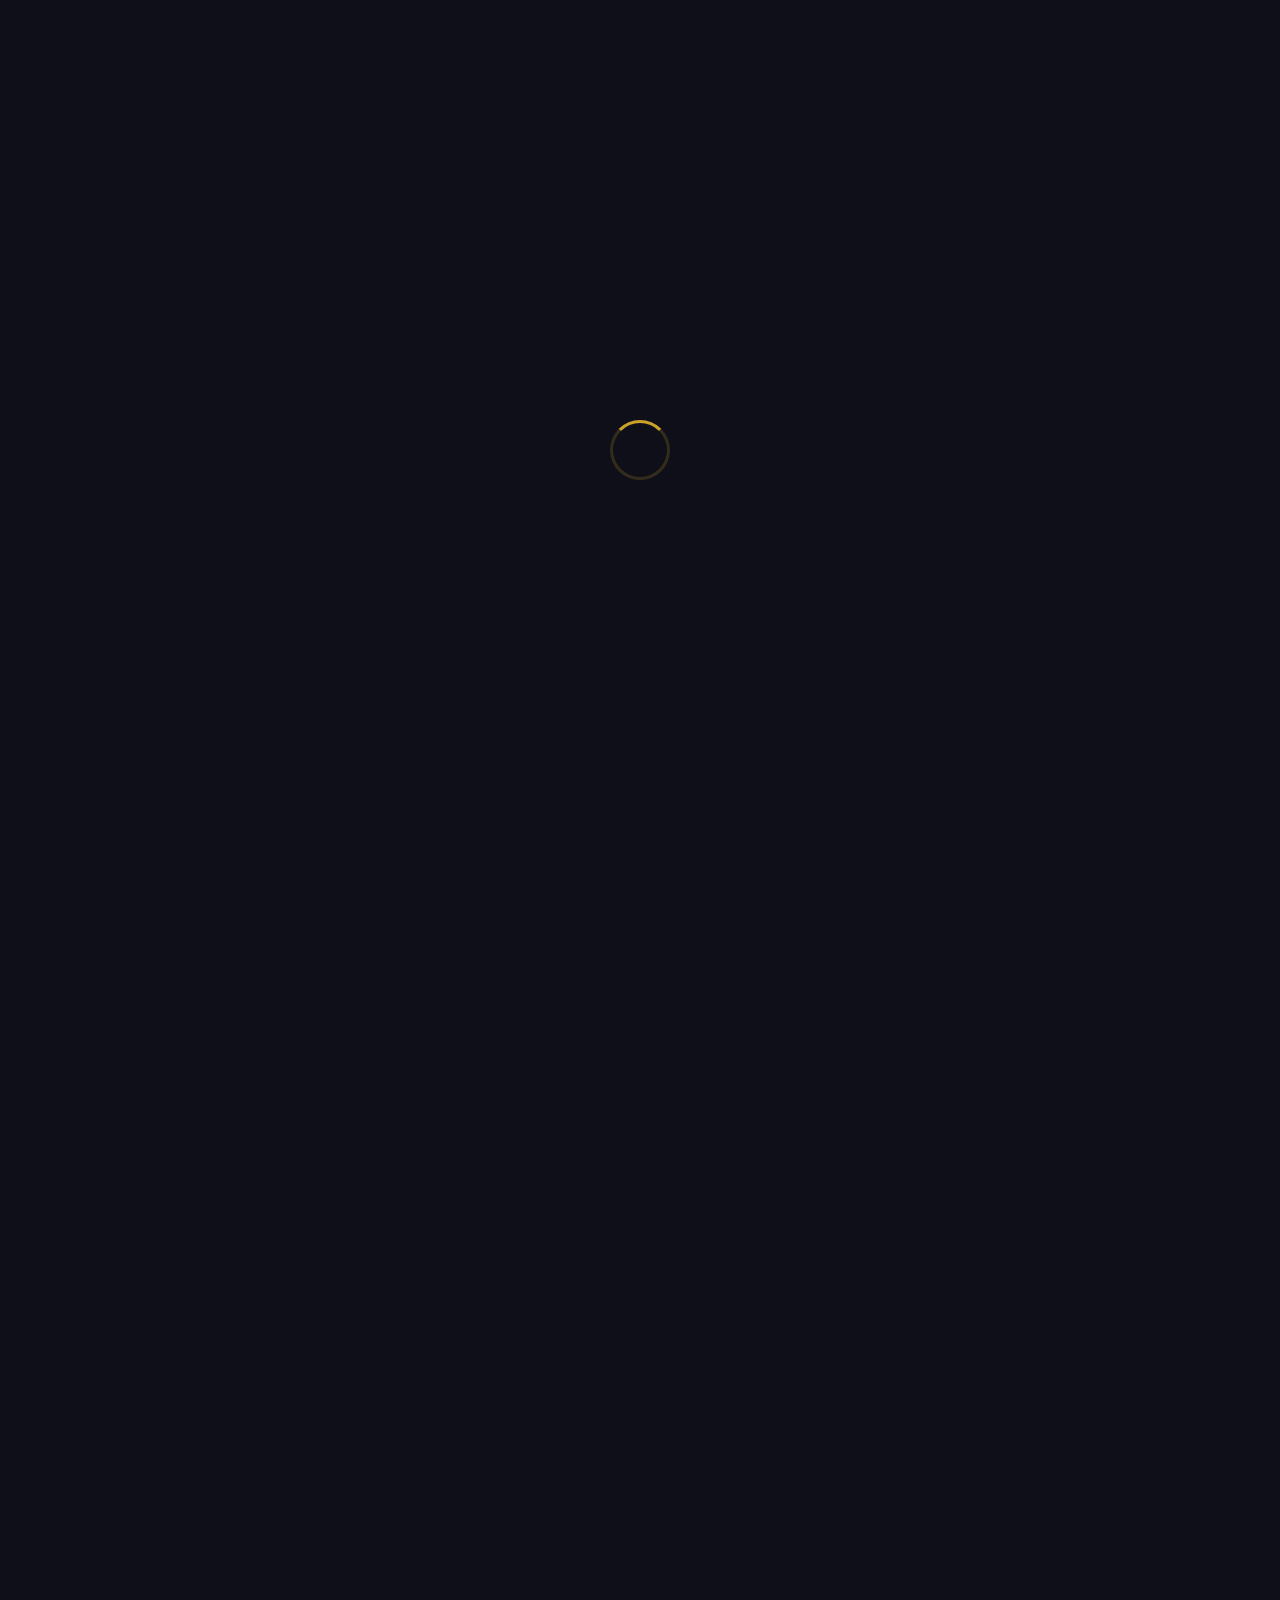
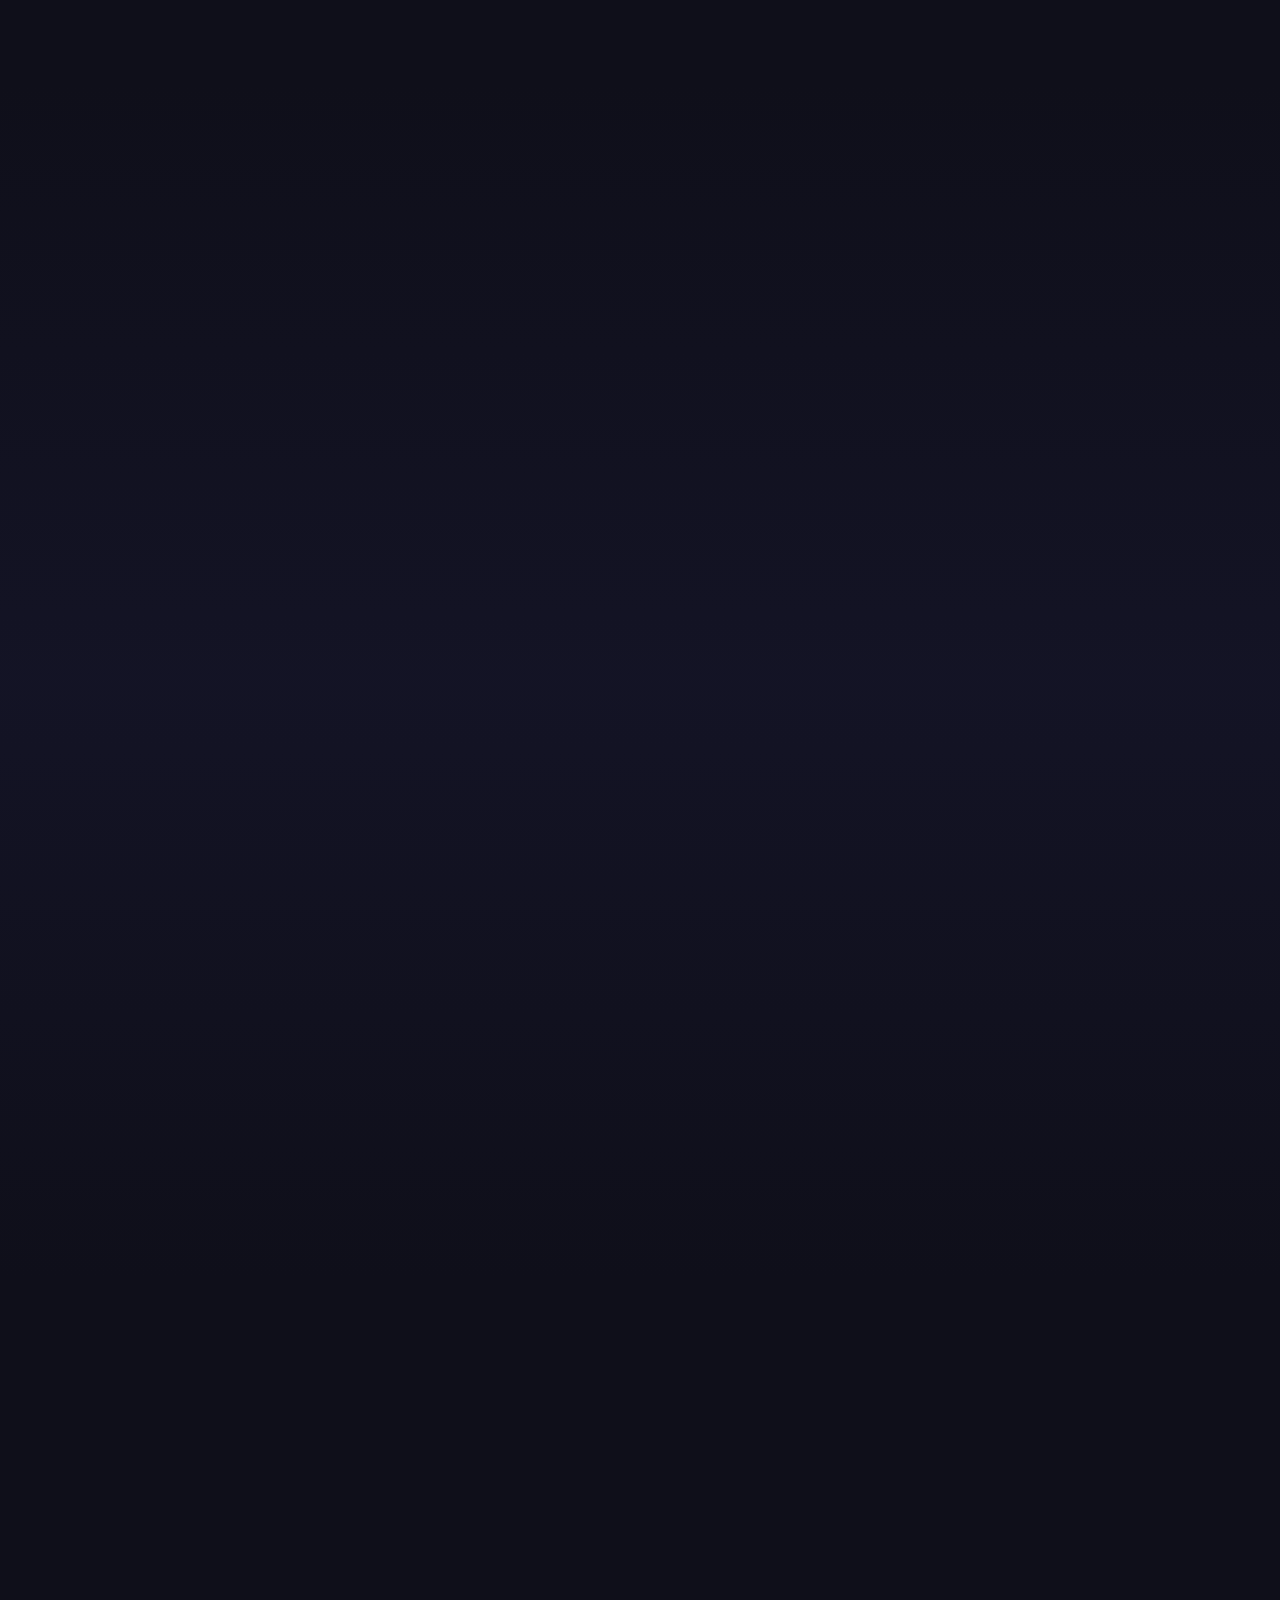
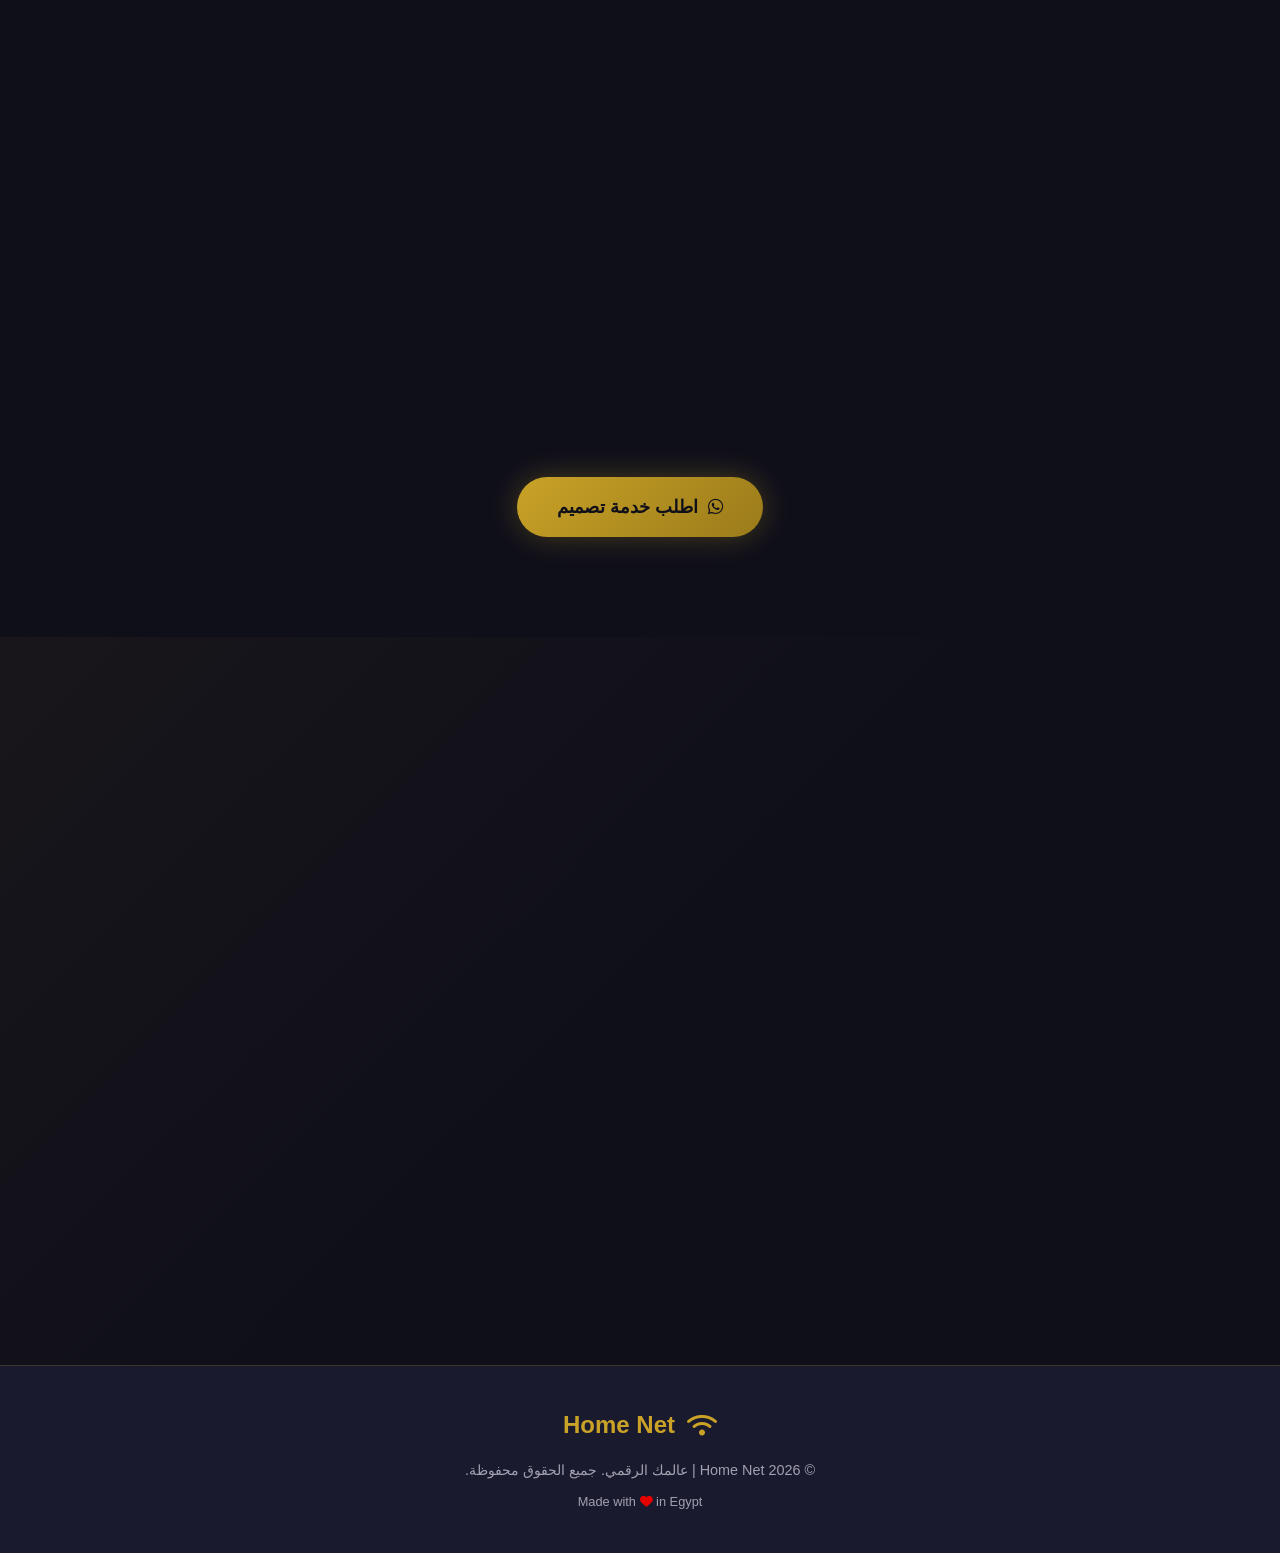
<file: index.html>
<!DOCTYPE html>
<html lang="ar" dir="rtl">
<head>
    <meta charset="UTF-8">
    <meta name="viewport" content="width=device-width, initial-scale=1.0">
    <meta name="description" content="Home Net | عالمك الرقمي - أفضل عروض شركات الاتصالات والخدمات الرقمية في مصر">
    <meta name="keywords" content="فودافون, اورانج, وي, اتصالات, باقات انترنت, نتفليكس, شاهد">
    <title>Home Net | عالمك الرقمي</title>
    <link rel="stylesheet" href="https://cdnjs.cloudflare.com/ajax/libs/font-awesome/6.4.0/css/all.min.css">
    <style>
        :root {
            --gold: #C9A227;
            --gold-light: #E8D5B7;
            --gold-dark: #9A7B1A;
            --dark: #0F0F1A;
            --dark-card: #1E1E3F;
            --dark-nav: #1A1A2E;
            --white: #FFFFFF;
            --gray: #A0A0B0;
            --red: #E60000;
            --orange: #FF6600;
            --blue: #0055A4;
            --green: #00A651;
            --shadow: 0 10px 40px rgba(0,0,0,0.5);
            --shadow-gold: 0 0 30px rgba(201, 162, 39, 0.3);
        }
        * { margin: 0; padding: 0; box-sizing: border-box; }
        html { scroll-behavior: smooth; }
        body {
            font-family: 'Segoe UI', Tahoma, Geneva, Verdana, sans-serif;
            background: var(--dark);
            color: var(--white);
            overflow-x: hidden;
            line-height: 1.6;
        }
        ::-webkit-scrollbar { width: 8px; }
        ::-webkit-scrollbar-track { background: var(--dark); }
        ::-webkit-scrollbar-thumb { background: var(--gold); border-radius: 4px; }

        /* ===== Navbar ===== */
        .navbar {
            position: fixed;
            top: 0;
            width: 100%;
            background: rgba(26, 26, 46, 0.95);
            backdrop-filter: blur(20px);
            z-index: 1000;
            padding: 15px 0;
            border-bottom: 1px solid rgba(201, 162, 39, 0.2);
            transition: all 0.3s;
        }
        .navbar.scrolled { padding: 10px 0; box-shadow: 0 5px 30px rgba(0,0,0,0.3); }
        .nav-container {
            max-width: 1200px;
            margin: 0 auto;
            padding: 0 20px;
            display: flex;
            justify-content: space-between;
            align-items: center;
        }
        .logo {
            display: flex;
            align-items: center;
            gap: 12px;
            font-size: 1.6rem;
            font-weight: bold;
            color: var(--gold);
            text-decoration: none;
        }
        .logo i { font-size: 2rem; animation: pulse 2s infinite; }
        @keyframes pulse {
            0%, 100% { transform: scale(1); }
            50% { transform: scale(1.1); }
        }
        .nav-links {
            display: flex;
            list-style: none;
            gap: 8px;
        }
        .nav-links a {
            color: var(--gray);
            text-decoration: none;
            padding: 10px 18px;
            border-radius: 25px;
            transition: all 0.3s;
            font-size: 0.95rem;
            display: flex;
            align-items: center;
            gap: 8px;
        }
        .nav-links a:hover, .nav-links a.active {
            color: var(--gold);
            background: rgba(201, 162, 39, 0.1);
        }
        .nav-links a i { font-size: 1.1rem; }
        .hamburger {
            display: none;
            flex-direction: column;
            gap: 5px;
            cursor: pointer;
            z-index: 1001;
        }
        .hamburger span {
            width: 28px;
            height: 3px;
            background: var(--gold);
            border-radius: 3px;
            transition: all 0.3s;
        }

        /* ===== Hero ===== */
        .hero {
            min-height: 100vh;
            display: flex;
            align-items: center;
            justify-content: center;
            position: relative;
            overflow: hidden;
            padding-top: 80px;
        }
        .hero-bg {
            position: absolute;
            top: 0; left: 0;
            width: 100%; height: 100%;
            background: 
                radial-gradient(circle at 20% 50%, rgba(201, 162, 39, 0.15) 0%, transparent 50%),
                radial-gradient(circle at 80% 20%, rgba(201, 162, 39, 0.1) 0%, transparent 50%);
            z-index: 0;
        }
        .hero-content {
            position: relative;
            z-index: 1;
            text-align: center;
            max-width: 800px;
            padding: 0 20px;
        }
        .hero-badge {
            display: inline-block;
            background: rgba(201, 162, 39, 0.2);
            color: var(--gold);
            padding: 8px 24px;
            border-radius: 50px;
            font-size: 0.9rem;
            margin-bottom: 30px;
            border: 1px solid rgba(201, 162, 39, 0.3);
        }
        .hero h1 {
            font-size: 3.5rem;
            margin-bottom: 20px;
            background: linear-gradient(135deg, var(--gold) 0%, var(--gold-light) 50%, var(--gold) 100%);
            -webkit-background-clip: text;
            -webkit-text-fill-color: transparent;
            background-clip: text;
            line-height: 1.2;
        }
        .hero p {
            font-size: 1.3rem;
            color: var(--gray);
            margin-bottom: 40px;
        }
        .hero-buttons {
            display: flex;
            gap: 20px;
            justify-content: center;
            flex-wrap: wrap;
        }

        .btn-primary {
            padding: 16px 40px;
            background: linear-gradient(135deg, var(--gold) 0%, var(--gold-dark) 100%);
            color: var(--dark);
            text-decoration: none;
            border-radius: 50px;
            font-weight: bold;
            font-size: 1.1rem;
            transition: all 0.3s;
            border: none;
            cursor: pointer;
            display: inline-flex;
            align-items: center;
            gap: 10px;
            box-shadow: var(--shadow-gold);
        }
        .btn-primary:hover {
            transform: translateY(-3px);
            box-shadow: 0 15px 40px rgba(201, 162, 39, 0.4);
        }
        .btn-secondary {
            padding: 16px 40px;
            background: transparent;
            color: var(--gold);
            text-decoration: none;
            border-radius: 50px;
            font-weight: bold;
            font-size: 1.1rem;
            transition: all 0.3s;
            border: 2px solid var(--gold);
            display: inline-flex;
            align-items: center;
            gap: 10px;
        }
        .btn-secondary:hover { background: rgba(201, 162, 39, 0.1); }

        .scroll-indicator {
            position: absolute;
            bottom: 40px;
            left: 50%;
            transform: translateX(-50%);
            animation: bounce 2s infinite;
            color: var(--gold);
            font-size: 1.5rem;
        }
        @keyframes bounce {
            0%, 20%, 50%, 80%, 100% { transform: translateX(-50%) translateY(0); }
            40% { transform: translateX(-50%) translateY(-20px); }
            60% { transform: translateX(-50%) translateY(-10px); }
        }

        /* ===== Sections ===== */
        section { padding: 100px 20px; position: relative; }
        .section-header {
            text-align: center;
            margin-bottom: 60px;
        }
        .section-header h2 {
            font-size: 2.5rem;
            margin-bottom: 15px;
            color: var(--gold);
        }
        .section-header p { color: var(--gray); font-size: 1.1rem; }
        .divider {
            width: 80px;
            height: 4px;
            background: linear-gradient(90deg, var(--gold), var(--gold-dark));
            margin: 20px auto;
            border-radius: 2px;
        }

        /* ===== Telecom Cards ===== */
        .telecom-grid {
            max-width: 1200px;
            margin: 0 auto;
            display: grid;
            grid-template-columns: repeat(auto-fit, minmax(260px, 1fr));
            gap: 30px;
        }
        .telecom-card {
            background: var(--dark-card);
            border-radius: 24px;
            padding: 40px 30px;
            text-align: center;
            cursor: pointer;
            transition: all 0.4s;
            border: 2px solid transparent;
            position: relative;
            overflow: hidden;
        }
        .telecom-card::before {
            content: '';
            position: absolute;
            top: 0; left: 0;
            width: 100%; height: 100%;
            background: linear-gradient(135deg, transparent 0%, rgba(255,255,255,0.03) 100%);
            opacity: 0;
            transition: opacity 0.3s;
        }
        .telecom-card:hover::before { opacity: 1; }
        .telecom-card:hover {
            transform: translateY(-10px);
            border-color: var(--gold);
            box-shadow: var(--shadow-gold);
        }
        .telecom-icon {
            width: 100px; height: 100px;
            border-radius: 50%;
            display: flex;
            align-items: center;
            justify-content: center;
            margin: 0 auto 25px;
            font-size: 3rem;
            position: relative;
        }
        .vodafone-card .telecom-icon {
            background: linear-gradient(135deg, rgba(230,0,0,0.2), rgba(230,0,0,0.05));
            color: var(--red);
            box-shadow: 0 0 30px rgba(230,0,0,0.3);
        }
        .orange-card .telecom-icon {
            background: linear-gradient(135deg, rgba(255,102,0,0.2), rgba(255,102,0,0.05));
            color: var(--orange);
            box-shadow: 0 0 30px rgba(255,102,0,0.3);
        }
        .we-card .telecom-icon {
            background: linear-gradient(135deg, rgba(0,85,164,0.2), rgba(0,85,164,0.05));
            color: var(--blue);
            box-shadow: 0 0 30px rgba(0,85,164,0.3);
        }
        .et-card .telecom-icon {
            background: linear-gradient(135deg, rgba(0,166,81,0.2), rgba(0,166,81,0.05));
            color: var(--green);
            box-shadow: 0 0 30px rgba(0,166,81,0.3);
        }
        .telecom-card h3 { font-size: 1.8rem; margin-bottom: 10px; }
        .telecom-card p { color: var(--gray); margin-bottom: 25px; }
        .btn-card {
            padding: 12px 30px;
            border-radius: 25px;
            border: 2px solid;
            background: transparent;
            font-weight: bold;
            cursor: pointer;
            transition: all 0.3s;
            font-size: 1rem;
        }
        .vodafone-card .btn-card { border-color: var(--red); color: var(--red); }
        .vodafone-card .btn-card:hover { background: var(--red); color: white; }
        .orange-card .btn-card { border-color: var(--orange); color: var(--orange); }
        .orange-card .btn-card:hover { background: var(--orange); color: white; }
        .we-card .btn-card { border-color: var(--blue); color: var(--blue); }
        .we-card .btn-card:hover { background: var(--blue); color: white; }
        .et-card .btn-card { border-color: var(--green); color: var(--green); }
        .et-card .btn-card:hover { background: var(--green); color: white; }

        /* ===== Modal ===== */
        .modal-overlay {
            position: fixed;
            top: 0; left: 0;
            width: 100%; height: 100%;
            background: rgba(0,0,0,0.85);
            backdrop-filter: blur(10px);
            z-index: 2000;
            display: none;
            justify-content: center;
            align-items: center;
            padding: 20px;
            opacity: 0;
            transition: opacity 0.3s;
        }
        .modal-overlay.active { display: flex; opacity: 1; }
        .modal-content {
            background: var(--dark-card);
            border-radius: 24px;
            max-width: 1000px;
            width: 100%;
            max-height: 90vh;
            overflow-y: auto;
            position: relative;
            border: 1px solid rgba(201, 162, 39, 0.3);
            box-shadow: var(--shadow);
            transform: scale(0.9);
            transition: transform 0.3s;
        }
        .modal-overlay.active .modal-content { transform: scale(1); }
        .modal-header {
            padding: 30px;
            border-bottom: 1px solid rgba(255,255,255,0.1);
            display: flex;
            justify-content: space-between;
            align-items: center;
            position: sticky;
            top: 0;
            background: var(--dark-card);
            z-index: 10;
            border-radius: 24px 24px 0 0;
        }
        .modal-header h2 {
            display: flex;
            align-items: center;
            gap: 15px;
            font-size: 1.8rem;
        }
        .modal-close {
            width: 45px; height: 45px;
            border-radius: 50%;
            background: rgba(255,255,255,0.1);
            border: none;
            color: var(--white);
            font-size: 1.5rem;
            cursor: pointer;
            transition: all 0.3s;
            display: flex;
            align-items: center;
            justify-content: center;
        }
        .modal-close:hover { background: var(--red); transform: rotate(90deg); }
        .modal-body { padding: 30px; }

        /* ===== Category Tabs ===== */
        .category-tabs {
            display: flex;
            gap: 10px;
            margin-bottom: 30px;
            flex-wrap: wrap;
            justify-content: center;
        }
        .category-tab {
            padding: 12px 24px;
            border-radius: 50px;
            border: 2px solid rgba(255,255,255,0.1);
            background: transparent;
            color: var(--gray);
            cursor: pointer;
            transition: all 0.3s;
            font-size: 1rem;
            display: flex;
            align-items: center;
            gap: 8px;
        }
        .category-tab:hover {
            border-color: var(--gold);
            color: var(--gold);
        }
        .category-tab.active {
            background: var(--gold);
            color: var(--dark);
            border-color: var(--gold);
            font-weight: bold;
        }

        /* ===== Offer Cards ===== */
        .offers-grid {
            display: grid;
            gap: 20px;
        }
        .offer-card {
            background: rgba(255,255,255,0.03);
            border-radius: 16px;
            padding: 25px;
            border: 1px solid rgba(255,255,255,0.05);
            transition: all 0.3s;
        }
        .offer-card:hover {
            background: rgba(255,255,255,0.06);
            border-color: var(--gold);
        }
        .offer-header {
            display: flex;
            justify-content: space-between;
            align-items: center;
            margin-bottom: 20px;
            flex-wrap: wrap;
            gap: 15px;
        }
        .offer-name { font-size: 1.4rem; font-weight: bold; }
        .offer-price {
            font-size: 1.8rem;
            color: var(--gold);
            font-weight: bold;
        }
        .offer-price span { font-size: 0.9rem; color: var(--gray); }
        .offer-details {
            display: grid;
            grid-template-columns: repeat(auto-fit, minmax(150px, 1fr));
            gap: 15px;
            margin-bottom: 20px;
        }
        .detail-item {
            display: flex;
            align-items: center;
            gap: 10px;
            color: var(--gray);
        }
        .detail-item i { color: var(--gold); width: 20px; }
        .offer-conditions {
            background: rgba(201, 162, 39, 0.05);
            border-radius: 12px;
            padding: 15px;
            margin-bottom: 20px;
        }
        .offer-conditions h4 {
            color: var(--gold);
            margin-bottom: 10px;
            font-size: 0.95rem;
        }
        .offer-conditions ul {
            list-style: none;
            color: var(--gray);
            font-size: 0.9rem;
        }
        .offer-conditions li {
            padding: 5px 0;
            display: flex;
            align-items: center;
            gap: 8px;
        }
        .offer-conditions li::before {
            content: '•';
            color: var(--gold);
        }
        .btn-whatsapp {
            display: inline-flex;
            align-items: center;
            gap: 10px;
            padding: 14px 30px;
            background: #25D366;
            color: white;
            text-decoration: none;
            border-radius: 50px;
            font-weight: bold;
            transition: all 0.3s;
            border: none;
            cursor: pointer;
            font-size: 1rem;
        }
        .btn-whatsapp:hover {
            transform: scale(1.05);
            box-shadow: 0 10px 30px rgba(37,211,102,0.3);
        }

        /* ===== Digital Services ===== */
        .digital-section {
            background: linear-gradient(180deg, var(--dark) 0%, rgba(30,30,63,0.3) 50%, var(--dark) 100%);
        }
        .digital-grid {
            max-width: 1200px;
            margin: 0 auto;
            display: grid;
            grid-template-columns: repeat(auto-fit, minmax(320px, 1fr));
            gap: 30px;
        }
        .digital-card {
            background: var(--dark-card);
            border-radius: 24px;
            overflow: hidden;
            border: 1px solid rgba(255,255,255,0.05);
            transition: all 0.4s;
        }
        .digital-card:hover {
            transform: translateY(-10px);
            box-shadow: var(--shadow-gold);
            border-color: var(--gold);
        }
        .digital-card-header {
            padding: 30px;
            text-align: center;
            position: relative;
        }
        .digital-card-header::after {
            content: '';
            position: absolute;
            bottom: 0; left: 50%;
            transform: translateX(-50%);
            width: 60px; height: 3px;
            background: var(--gold);
            border-radius: 2px;
        }
        .digital-card-header i {
            font-size: 3.5rem;
            margin-bottom: 15px;
            display: block;
        }
        .netflix-header i { color: #E50914; }
        .shahid-header i { color: #FF6B00; }
        .google-header i { color: #4285F4; }
        .digital-card-header h3 { font-size: 1.6rem; }
        .digital-card-body { padding: 30px; }
        .plan-list { list-style: none; }
        .plan-item {
            display: flex;
            justify-content: space-between;
            align-items: center;
            padding: 15px 0;
            border-bottom: 1px solid rgba(255,255,255,0.05);
        }
        .plan-item:last-child { border-bottom: none; }
        .plan-name { color: var(--gray); }
        .plan-price {
            font-size: 1.3rem;
            color: var(--gold);
            font-weight: bold;
        }
        .plan-price span { font-size: 0.85rem; color: var(--gray); }

        /* ===== Design Services ===== */
        .design-grid {
            max-width: 1200px;
            margin: 0 auto;
            display: grid;
            grid-template-columns: repeat(auto-fit, minmax(250px, 1fr));
            gap: 25px;
        }
        .design-card {
            background: var(--dark-card);
            border-radius: 20px;
            padding: 35px 25px;
            text-align: center;
            border: 1px solid rgba(255,255,255,0.05);
            transition: all 0.3s;
        }
        .design-card:hover {
            border-color: var(--gold);
            transform: translateY(-5px);
        }
        .design-card i {
            font-size: 2.5rem;
            color: var(--gold);
            margin-bottom: 20px;
        }
        .design-card h3 { font-size: 1.2rem; margin-bottom: 10px; }
        .design-card p { color: var(--gray); font-size: 0.9rem; }

        /* ===== Contact ===== */
        .contact-section {
            background: linear-gradient(135deg, rgba(201,162,39,0.05) 0%, transparent 50%);
        }
        .contact-container {
            max-width: 800px;
            margin: 0 auto;
            text-align: center;
        }
        .contact-whatsapp {
            display: inline-flex;
            align-items: center;
            gap: 15px;
            padding: 20px 50px;
            background: linear-gradient(135deg, #25D366 0%, #128C7E 100%);
            color: white;
            text-decoration: none;
            border-radius: 50px;
            font-size: 1.3rem;
            font-weight: bold;
            transition: all 0.3s;
            margin-bottom: 40px;
            box-shadow: 0 10px 40px rgba(37,211,102,0.3);
        }
        .contact-whatsapp:hover {
            transform: translateY(-5px) scale(1.02);
            box-shadow: 0 20px 50px rgba(37,211,102,0.4);
        }
        .contact-whatsapp i { font-size: 2rem; }
        .contact-info-grid {
            display: grid;
            grid-template-columns: repeat(auto-fit, minmax(200px, 1fr));
            gap: 20px;
            margin-top: 40px;
        }
        .contact-info-item {
            background: var(--dark-card);
            padding: 25px;
            border-radius: 16px;
            border: 1px solid rgba(255,255,255,0.05);
        }
        .contact-info-item i {
            font-size: 1.8rem;
            color: var(--gold);
            margin-bottom: 15px;
        }
        .contact-info-item h4 { margin-bottom: 8px; }
        .contact-info-item p, .contact-info-item a {
            color: var(--gray);
            text-decoration: none;
            font-size: 0.95rem;
        }
        .contact-info-item a:hover { color: var(--gold); }

        /* ===== Footer ===== */
        .footer {
            background: var(--dark-nav);
            padding: 40px 20px;
            text-align: center;
            border-top: 1px solid rgba(201,162,39,0.2);
        }
        .footer-logo {
            display: flex;
            align-items: center;
            justify-content: center;
            gap: 12px;
            font-size: 1.5rem;
            font-weight: bold;
            color: var(--gold);
            margin-bottom: 15px;
        }
        .footer-logo i { color: var(--primary); }
        .footer p { color: var(--gray); font-size: 0.9rem; }

        /* ===== Animations ===== */
        .fade-in {
            opacity: 0;
            transform: translateY(30px);
            transition: all 0.8s;
        }
        .fade-in.visible { opacity: 1; transform: translateY(0); }

        /* ===== Responsive ===== */
        @media (max-width: 768px) {
            .nav-links {
                position: fixed;
                top: 70px; right: -100%;
                width: 100%;
                height: calc(100vh - 70px);
                background: var(--dark-nav);
                flex-direction: column;
                padding: 30px;
                transition: right 0.3s;
                gap: 10px;
            }
            .nav-links.active { right: 0; }
            .nav-links a { padding: 15px; font-size: 1.1rem; }
            .hamburger { display: flex; }
            .hero h1 { font-size: 2.2rem; }
            .hero p { font-size: 1rem; }
            .hero-buttons { flex-direction: column; align-items: center; }
            .btn-primary, .btn-secondary { width: 100%; justify-content: center; }
            .section-header h2 { font-size: 1.8rem; }
            .telecom-grid { grid-template-columns: 1fr; }
            .modal-content { margin: 10px; max-height: 95vh; }
            .offer-header { flex-direction: column; text-align: center; }
            .offer-details { grid-template-columns: 1fr; }
            .contact-whatsapp { font-size: 1rem; padding: 16px 30px; }
            .category-tabs { justify-content: flex-start; overflow-x: auto; flex-wrap: nowrap; }
        }

        /* ===== Loader ===== */
        .loader {
            position: fixed;
            top: 0; left: 0;
            width: 100%; height: 100%;
            background: var(--dark);
            display: flex;
            justify-content: center;
            align-items: center;
            z-index: 9999;
            transition: opacity 0.5s;
        }
        .loader.hidden { opacity: 0; pointer-events: none; }
        .loader-spinner {
            width: 60px; height: 60px;
            border: 3px solid rgba(201,162,39,0.2);
            border-top-color: var(--gold);
            border-radius: 50%;
            animation: spin 1s linear infinite;
        }
        @keyframes spin { to { transform: rotate(360deg); } }
    </style>
</head>
<body>
    <div class="loader" id="loader"><div class="loader-spinner"></div></div>

    <nav class="navbar" id="navbar">
        <div class="nav-container">
            <a href="#" class="logo"><i class="fas fa-wifi"></i><span>Home Net</span></a>
            <ul class="nav-links" id="navLinks">
                <li><a href="#home" class="active"><i class="fas fa-home"></i> الرئيسية</a></li>
                <li><a href="#telecom"><i class="fas fa-signal"></i> شركات الاتصالات</a></li>
                <li><a href="#digital"><i class="fas fa-play-circle"></i> خدمات رقمية</a></li>
                <li><a href="#design"><i class="fas fa-palette"></i> تصميم</a></li>
                <li><a href="#contact"><i class="fas fa-phone"></i> تواصل</a></li>
            </ul>
            <div class="hamburger" id="hamburger"><span></span><span></span><span></span></div>
        </div>
    </nav>

    <section class="hero" id="home">
        <div class="hero-bg"></div>
        <div class="hero-content">
            <div class="hero-badge fade-in"><i class="fas fa-star"></i> أفضل الأسعار في مصر</div>
            <h1 class="fade-in">Home Net</h1>
            <p class="fade-in">عالمك الرقمي يبدأ من هنا</p>
            <div class="hero-buttons fade-in">
                <a href="#telecom" class="btn-primary"><i class="fas fa-rocket"></i> اكتشف العروض</a>
                <a href="https://wa.me/201550023008" class="btn-secondary" target="_blank"><i class="fab fa-whatsapp"></i> تواصل معنا</a>
            </div>
        </div>
        <div class="scroll-indicator"><i class="fas fa-chevron-down"></i></div>
    </section>

    <section id="telecom">
        <div class="section-header fade-in">
            <h2>شركات الاتصالات</h2>
            <div class="divider"></div>
            <p>اختر شركتك المفضلة واكتشف أفضل العروض</p>
        </div>
        <div class="telecom-grid">
            <div class="telecom-card vodafone-card fade-in" onclick="openModal('vodafone')">
                <div class="telecom-icon"><i class="fas fa-mobile-alt"></i></div>
                <h3>Vodafone</h3>
                <p>أفضل باقات RED وفليكس بأسعار مميزة</p>
                <button class="btn-card">عرض العروض</button>
            </div>
            <div class="telecom-card orange-card fade-in" onclick="openModal('orange')">
                <div class="telecom-icon"><i class="fas fa-mobile-alt"></i></div>
                <h3>Orange</h3>
                <p>عروض بريميوم وحصرية لعملاء اورانج</p>
                <button class="btn-card">عرض العروض</button>
            </div>
            <div class="telecom-card we-card fade-in" onclick="openModal('we')">
                <div class="telecom-icon"><i class="fas fa-mobile-alt"></i></div>
                <h3>WE</h3>
                <p>باقات Gold وخصومات DSL</p>
                <button class="btn-card">عرض العروض</button>
            </div>
            <div class="telecom-card et-card fade-in" onclick="openModal('et')">
                <div class="telecom-icon"><i class="fas fa-mobile-alt"></i></div>
                <h3>e& Egypt</h3>
                <p>عروض 011 وضعف الباقة + خصم 50%</p>
                <button class="btn-card">عرض العروض</button>
            </div>
        </div>
    </section>

    <section id="digital" class="digital-section">
        <div class="section-header fade-in">
            <h2>الخدمات الرقمية</h2>
            <div class="divider"></div>
            <p>اشتراكات Netflix, Shahid, Google AI Pro وأكتر</p>
        </div>
        <div class="digital-grid">
            <div class="digital-card fade-in">
                <div class="digital-card-header netflix-header"><i class="fab fa-netflix"></i><h3>Netflix 4K</h3></div>
                <div class="digital-card-body">
                    <ul class="plan-list">
                        <li class="plan-item"><span class="plan-name">يوزر مشترك - شهر</span><span class="plan-price">100 <span>جنيه</span></span></li>
                        <li class="plan-item"><span class="plan-name">يوزر مشترك - 3 شهور</span><span class="plan-price">230 <span>جنيه</span></span></li>
                        <li class="plan-item"><span class="plan-name">يوزر مشترك - 6 شهور</span><span class="plan-price">430 <span>جنيه</span></span></li>
                        <li class="plan-item"><span class="plan-name">يوزر مشترك - سنة (عرض كأس العالم)</span><span class="plan-price">650 <span>جنيه</span></span></li>
                        <li class="plan-item"><span class="plan-name">يوزر VIP - شهر</span><span class="plan-price">140 <span>جنيه</span></span></li>
                        <li class="plan-item"><span class="plan-name">يوزر VIP - 3 شهور</span><span class="plan-price">370 <span>جنيه</span></span></li>
                        <li class="plan-item"><span class="plan-name">يوزر VIP - 6 شهور</span><span class="plan-price">700 <span>جنيه</span></span></li>
                        <li class="plan-item"><span class="plan-name">يوزر VIP - سنة (هدية TOD)</span><span class="plan-price">1200 <span>جنيه</span></span></li>
                    </ul>
                    <div style="text-align:center;margin-top:20px;">
                        <a href="https://wa.me/201550023008?text=أريد الاشتراك في Netflix" class="btn-whatsapp" target="_blank"><i class="fab fa-whatsapp"></i> اطلب الآن</a>
                    </div>
                </div>
            </div>
            <div class="digital-card fade-in">
                <div class="digital-card-header shahid-header"><i class="fas fa-tv"></i><h3>Shahid VIP</h3></div>
                <div class="digital-card-body">
                    <ul class="plan-list">
                        <li class="plan-item"><span class="plan-name">حساب مشترك - شهر</span><span class="plan-price">100 <span>جنيه</span></span></li>
                        <li class="plan-item"><span class="plan-name">حساب مشترك - 3 شهور</span><span class="plan-price">230 <span>جنيه</span></span></li>
                        <li class="plan-item"><span class="plan-name">حساب مشترك - 6 شهور</span><span class="plan-price">430 <span>جنيه</span></span></li>
                        <li class="plan-item"><span class="plan-name">حساب مشترك - سنة</span><span class="plan-price">850 <span>جنيه</span></span></li>
                        <li class="plan-item"><span class="plan-name">حساب VIP - شهر</span><span class="plan-price">150 <span>جنيه</span></span></li>
                    </ul>
                    <div style="text-align:center;margin-top:20px;">
                        <a href="https://wa.me/201550023008?text=أريد الاشتراك في Shahid" class="btn-whatsapp" target="_blank"><i class="fab fa-whatsapp"></i> اطلب الآن</a>
                    </div>
                </div>
            </div>
            <div class="digital-card fade-in">
                <div class="digital-card-header google-header"><i class="fas fa-brain"></i><h3>Google AI Pro</h3></div>
                <div class="digital-card-body">
                    <div style="text-align:center;padding:30px 0;">
                        <div style="font-size:3rem;color:var(--gold);margin-bottom:20px;">250 <span style="font-size:1.2rem;">جنيه</span></div>
                        <p style="color:var(--gray);margin-bottom:30px;">سنة كاملة مع 5TB تخزين سحابي<br>+ Gemini Pro</p>
                        <a href="https://wa.me/201550023008?text=أريد الاشتراك في Google AI Pro" class="btn-whatsapp" target="_blank"><i class="fab fa-whatsapp"></i> اطلب الآن</a>
                    </div>
                </div>
            </div>
        </div>
    </section>

    <section id="design">
        <div class="section-header fade-in">
            <h2>خدمات التصميم والبرمجة</h2>
            <div class="divider"></div>
            <p>نصمم لك هويتك البصرية ونطور موقعك باحترافية</p>
        </div>
        <div class="design-grid">
            <div class="design-card fade-in"><i class="fas fa-pen-nib"></i><h3>تصميم اللوجوهات والأفكار</h3><p>تصميم هوية بصرية ولوجوهات احترافية بالكامل حسب طلب العميل</p></div>
            <div class="design-card fade-in"><i class="fas fa-image"></i><h3>تصميم بوستات وإعلانات</h3><p>بوستات وإعلانات جذابة لسوشيال ميديا تزيد مبيعاتك</p></div>
            <div class="design-card fade-in"><i class="fas fa-fingerprint"></i><h3>هوية بصرية متكاملة</h3><p>بناء هوية متكاملة لعلامتك التجارية</p></div>
            <div class="design-card fade-in"><i class="fas fa-laptop-code"></i><h3>تصميم مواقع ولاندنج بيجز</h3><p>مواقع شركات ولاندنج بيجز احترافية</p></div>
            <div class="design-card fade-in"><i class="fas fa-mobile"></i><h3>تنفيذ تطبيقات</h3><p>تحويل أفكار تطبيقات العملاء إلى واقع بأقل التكاليف</p></div>
            <div class="design-card fade-in"><i class="fas fa-code"></i><h3>تطوير مواقع</h3><p>تطوير مواقع متكاملة مع Backend وقواعد بيانات</p></div>
        </div>
        <div style="text-align:center;margin-top:40px;">
            <a href="https://wa.me/201550023008?text=أريد الاستفسار عن خدمات التصميم والبرمجة" class="btn-primary" target="_blank"><i class="fab fa-whatsapp"></i> اطلب خدمة تصميم</a>
        </div>
    </section>

    <section id="contact" class="contact-section">
        <div class="contact-container">
            <div class="section-header fade-in">
                <h2>تواصل معنا</h2>
                <div class="divider"></div>
                <p>جاهزين لمساعدتك على مدار الساعة</p>
            </div>
            <a href="https://wa.me/201550023008" class="contact-whatsapp fade-in" target="_blank">
                <i class="fab fa-whatsapp"></i>
                <div style="text-align:right;">
                    <div>تواصل عبر واتساب</div>
                    <div style="font-size:0.9rem;opacity:0.9;">01550023008</div>
                </div>
            </a>
            <div class="contact-info-grid fade-in">
                <div class="contact-info-item"><i class="fas fa-user"></i><h4>المسؤول</h4><p>Ahmed Sami</p></div>
                <div class="contact-info-item"><i class="fas fa-envelope"></i><h4>البريد الإلكتروني</h4><a href="mailto:homenet1.eg@gmail.com">homenet1.eg@gmail.com</a></div>
                <div class="contact-info-item"><i class="fas fa-clock"></i><h4>مواعيد العمل</h4><p>24 ساعة / 7 أيام</p></div>
            </div>
        </div>
    </section>

    <footer class="footer">
        <div class="footer-logo"><i class="fas fa-wifi"></i><span>Home Net</span></div>
        <p>© 2026 Home Net | عالمك الرقمي. جميع الحقوق محفوظة.</p>
        <p style="margin-top:10px;font-size:0.8rem;">Made with <i class="fas fa-heart" style="color:var(--red);"></i> in Egypt</p>
    </footer>

    <div class="modal-overlay" id="modalOverlay">
        <div class="modal-content" id="modalContent"></div>
    </div>

    <script>
// ===== Telecom Data with Categories =====
const telecomData = {
    vodafone: {
        name: 'Vodafone',
        color: '#E60000',
        icon: 'fa-mobile-alt',
        categories: [
            { id: 'red', name: 'RED', icon: 'fa-crown', description: 'باقات RED الفاخرة' },
            { id: 'flex', name: 'فليكس', icon: 'fa-bolt', description: 'باقات فليكس المتنوعة' },
            { id: 'mega', name: 'العرض الضخم', icon: 'fa-gift', description: 'عروض ضخمة بفليكس إضافية' }
        ],
        offers: {
            red: [
                {
                    name: 'RED 25',
                    price: '350',
                    period: 'شهر',
                    details: [
                        { icon: 'fa-database', text: '25 GB إنترنت' },
                        { icon: 'fa-phone', text: '3500 دقيقة' }
                    ],
                    conditions: [
                        'التفعيل يوم 7 أو 25 من الشهر',
                        'الباقة ثابتة 8 شهور',
                        'الدقيقة بدقيقة',
                        'ينزل 2000 ميجا هدية',
                        'ضريبة 25 جنيه كل 6 شهور',
                        'المطلوب: رقم الخط + باسورد أنا فودافون',
                        'يشترط وجود 5 جنيه رصيد'
                    ]
                },
                {
                    name: 'RED 35',
                    price: '440',
                    period: 'شهر',
                    details: [
                        { icon: 'fa-database', text: '35 GB إنترنت' },
                        { icon: 'fa-phone', text: '4500 دقيقة' }
                    ],
                    conditions: [
                        'التفعيل يوم 7 أو 25 من الشهر',
                        'الباقة ثابتة 8 شهور',
                        'الدقيقة بدقيقة',
                        'ينزل 2000 ميجا هدية',
                        'ضريبة 25 جنيه كل 6 شهور',
                        'المطلوب: رقم الخط + باسورد أنا فودافون',
                        'يشترط وجود 5 جنيه رصيد'
                    ]
                },
                {
                    name: 'RED 40',
                    price: '500',
                    period: 'شهر',
                    details: [
                        { icon: 'fa-database', text: '40 GB إنترنت' },
                        { icon: 'fa-phone', text: '5000 دقيقة' }
                    ],
                    conditions: [
                        'التفعيل يوم 7 أو 25 من الشهر',
                        'الباقة ثابتة 8 شهور',
                        'الدقيقة بدقيقة',
                        'ينزل 2000 ميجا هدية',
                        'ضريبة 25 جنيه كل 6 شهور',
                        'المطلوب: رقم الخط + باسورد أنا فودافون',
                        'يشترط وجود 5 جنيه رصيد'
                    ]
                },
                {
                    name: 'RED 50',
                    price: '570',
                    period: 'شهر',
                    details: [
                        { icon: 'fa-database', text: '50 GB إنترنت' },
                        { icon: 'fa-phone', text: '6000 دقيقة' }
                    ],
                    conditions: [
                        'التفعيل يوم 7 أو 25 من الشهر',
                        'الباقة ثابتة 8 شهور',
                        'الدقيقة بدقيقة',
                        'ينزل 2000 ميجا هدية',
                        'ضريبة 25 جنيه كل 6 شهور',
                        'المطلوب: رقم الخط + باسورد أنا فودافون',
                        'يشترط وجود 5 جنيه رصيد'
                    ]
                },
                {
                    name: 'RED 70',
                    price: '700',
                    period: 'شهر',
                    details: [
                        { icon: 'fa-database', text: '70 GB إنترنت' },
                        { icon: 'fa-phone', text: '8000 دقيقة' }
                    ],
                    conditions: [
                        'التفعيل يوم 7 أو 25 من الشهر',
                        'الباقة ثابتة 8 شهور',
                        'الدقيقة بدقيقة',
                        'ينزل 2000 ميجا هدية',
                        'ضريبة 25 جنيه كل 6 شهور',
                        'المطلوب: رقم الخط + باسورد أنا فودافون',
                        'يشترط وجود 5 جنيه رصيد'
                    ]
                },
                {
                    name: 'RED 100',
                    price: '850',
                    period: 'شهر',
                    details: [
                        { icon: 'fa-database', text: '100 GB إنترنت' },
                        { icon: 'fa-phone', text: '12000 دقيقة' }
                    ],
                    conditions: [
                        'التفعيل يوم 7 أو 25 من الشهر',
                        'الباقة ثابتة 8 شهور',
                        'الدقيقة بدقيقة',
                        'ينزل 2000 ميجا هدية',
                        'ضريبة 25 جنيه كل 6 شهور',
                        'المطلوب: رقم الخط + باسورد أنا فودافون',
                        'يشترط وجود 5 جنيه رصيد'
                    ]
                }
            ],
            flex: [
                {
                    name: '5200 فليكس',
                    price: '115',
                    period: 'شهر',
                    details: [
                        { icon: 'fa-bolt', text: '5200 فليكس' }
                    ],
                    conditions: [
                        'التفعيل خلال 24 ساعة',
                        'المطلوب: رقم الخط + باسورد أنا فودافون',
                        'عدم وجود نوتة'
                    ]
                },
                {
                    name: '10400 فليكس',
                    price: '220',
                    period: 'شهر',
                    details: [
                        { icon: 'fa-bolt', text: '10400 فليكس' }
                    ],
                    conditions: [
                        'التفعيل خلال 24 ساعة',
                        'المطلوب: رقم الخط + باسورد أنا فودافون',
                        'عدم وجود نوتة'
                    ]
                }
            ],
            mega: [
                {
                    name: 'العرض الضخم',
                    price: '300',
                    period: 'شهر',
                    details: [
                        { icon: 'fa-bolt', text: '22000 فليكس' },
                        { icon: 'fa-gift', text: '+1000 فليكس هدية' }
                    ],
                    conditions: [
                        'التفعيل الساعة 12',
                        'عدم وجود مديونية',
                        'المطلوب: رقم الخط + باسورد أنا فودافون'
                    ]
                }
            ]
        }
    },
    orange: {
        name: 'Orange',
        color: '#FF6600',
        icon: 'fa-mobile-alt',
        categories: [
            { id: 'premium', name: 'بريميوم', icon: 'fa-crown', description: 'باقات Orange Premium الفاخرة' },
            { id: 'newline', name: 'خط جديد', icon: 'fa-sim-card', description: 'عروض الخط الجديد 23,000 وحدة' }
        ],
        offers: {
            premium: [
                {
                    name: 'بريميوم 10 جيجا',
                    price: '280',
                    period: 'شهر',
                    details: [
                        { icon: 'fa-database', text: '10 GB إنترنت' },
                        { icon: 'fa-phone', text: '2000 دقيقة' }
                    ],
                    conditions: [
                        'التفعيل بالرقم فقط',
                        'عادي لو مستلف'
                    ]
                },
                {
                    name: 'بريميوم 14 جيجا',
                    price: '330',
                    period: 'شهر',
                    details: [
                        { icon: 'fa-database', text: '14 GB إنترنت' },
                        { icon: 'fa-phone', text: '2000 دقيقة' }
                    ],
                    conditions: [
                        'التفعيل بالرقم فقط',
                        'عادي لو مستلف'
                    ]
                },
                {
                    name: 'بريميوم 20 جيجا',
                    price: '400',
                    period: 'شهر',
                    details: [
                        { icon: 'fa-database', text: '20 GB إنترنت' },
                        { icon: 'fa-phone', text: '2000 دقيقة' }
                    ],
                    conditions: [
                        'التفعيل بالرقم فقط',
                        'عادي لو مستلف'
                    ]
                },
                {
                    name: 'بريميوم 30 جيجا',
                    price: '500',
                    period: 'شهر',
                    details: [
                        { icon: 'fa-database', text: '30 GB إنترنت' },
                        { icon: 'fa-phone', text: '2000 دقيقة' }
                    ],
                    conditions: [
                        'التفعيل بالرقم فقط',
                        'عادي لو مستلف'
                    ]
                }
            ],
            newline: [
                {
                    name: 'الشهر الأول',
                    price: '200',
                    period: 'كاش',
                    details: [
                        { icon: 'fa-gift', text: '23,000 وحدة' },
                        { icon: 'fa-credit-card', text: 'الخط مشحون جاهز' }
                    ],
                    conditions: [
                        'صورة البطاقة فقط لتسجيل الخط باسمك'
                    ]
                },
                {
                    name: 'الشهر الثاني',
                    price: '40',
                    period: 'رصيد صافي',
                    details: [
                        { icon: 'fa-gift', text: '23,000 وحدة' },
                        { icon: 'fa-hashtag', text: 'كود #2020#' }
                    ],
                    conditions: [
                        'استبدال شريحة من أقرب فرع خلال ساعة'
                    ]
                },
                {
                    name: 'الشهر الثالث',
                    price: '80',
                    period: 'رصيد صافي',
                    details: [
                        { icon: 'fa-gift', text: '23,000 وحدة' }
                    ],
                    conditions: [
                        'استبدال شريحة من أقرب فرع'
                    ]
                }
            ]
        }
    },
    we: {
        name: 'WE',
        color: '#0055A4',
        icon: 'fa-mobile-alt',
        categories: [
            { id: 'gold', name: 'WE Gold', icon: 'fa-crown', description: 'بطاقات أسعار ذهبية وفخمة' },
            { id: 'dsl', name: 'DSL خصم', icon: 'fa-wifi', description: 'خصم الإنترنت الأرضي' }
        ],
        offers: {
            gold: [
                {
                    name: 'WE Gold 20',
                    price: '300',
                    period: 'شهر',
                    details: [
                        { icon: 'fa-database', text: '20 GB إنترنت' },
                        { icon: 'fa-phone', text: '1500 دقيقة' }
                    ],
                    conditions: [
                        'بطاقة أسعار ذهبية وفخمة'
                    ]
                },
                {
                    name: 'WE Gold 30',
                    price: '380',
                    period: 'شهر',
                    details: [
                        { icon: 'fa-database', text: '30 GB إنترنت' },
                        { icon: 'fa-phone', text: '1500 دقيقة' }
                    ],
                    conditions: [
                        'بطاقة أسعار ذهبية وفخمة'
                    ]
                },
                {
                    name: 'WE Gold 40',
                    price: '450',
                    period: 'شهر',
                    details: [
                        { icon: 'fa-database', text: '40 GB إنترنت' },
                        { icon: 'fa-phone', text: '1500 دقيقة' }
                    ],
                    conditions: [
                        'بطاقة أسعار ذهبية وفخمة'
                    ]
                },
                {
                    name: 'WE Gold 50 (عرض التوفير)',
                    price: '500',
                    period: 'شهر',
                    details: [
                        { icon: 'fa-database', text: '50 GB إنترنت' },
                        { icon: 'fa-phone', text: '2000 دقيقة' }
                    ],
                    conditions: [
                        'بطاقة أسعار ذهبية وفخمة',
                        'عرض التوفير'
                    ]
                },
                {
                    name: 'WE Gold 70',
                    price: '650',
                    period: 'شهر',
                    details: [
                        { icon: 'fa-database', text: '70 GB إنترنت' },
                        { icon: 'fa-phone', text: '2000 دقيقة' }
                    ],
                    conditions: [
                        'بطاقة أسعار ذهبية وفخمة'
                    ]
                }
            ],
            dsl: [
                {
                    name: 'خصم على جميع الباقات',
                    price: '400',
                    period: 'رسوم الخصم فقط',
                    details: [
                        { icon: 'fa-percent', text: 'خصم لمدة 6 أو 7 شهور' },
                        { icon: 'fa-clock', text: 'خلال 24 ساعة' }
                    ],
                    conditions: [
                        'رسوم الخصم فقط ولا علاقة لها بالتجديد',
                        'الخصم لمدة 6 أو 7 شهور'
                    ]
                }
            ]
        }
    },
    et: {
        name: 'e& Egypt',
        color: '#00A651',
        icon: 'fa-mobile-alt',
        categories: [
            { id: 'offer011', name: 'عرض 011', icon: 'fa-percent', description: 'ضعف الباقة + خصم 50% لـ 6 شهور' },
            { id: 'double', name: 'ضعف أسبوعي', icon: 'fa-bolt', description: 'باقات حكاية إنترنت - ضعف الأسبوعي' },
            { id: 'hikaya', name: 'حكاية ميكس', icon: 'fa-signal', description: 'باقات حكاية ميكس النظام الأساسي' }
        ],
        offers: {
            offer011: [
                {
                    name: '23,000 ميجا + 600 دقيقة',
                    price: '150',
                    period: 'شهر',
                    details: [
                        { icon: 'fa-database', text: '23,000 ميجا' },
                        { icon: 'fa-phone', text: '600 دقيقة هدية' }
                    ],
                    conditions: [
                        'تتجدد بنفس السعر لـ 6 أشهر',
                        'رسوم التفعيل 250 جنيه',
                        'ضعف الباقة + خصم 50%'
                    ]
                },
                {
                    name: '30,000 ميجا + 600 دقيقة',
                    price: '200',
                    period: 'شهر
</file>
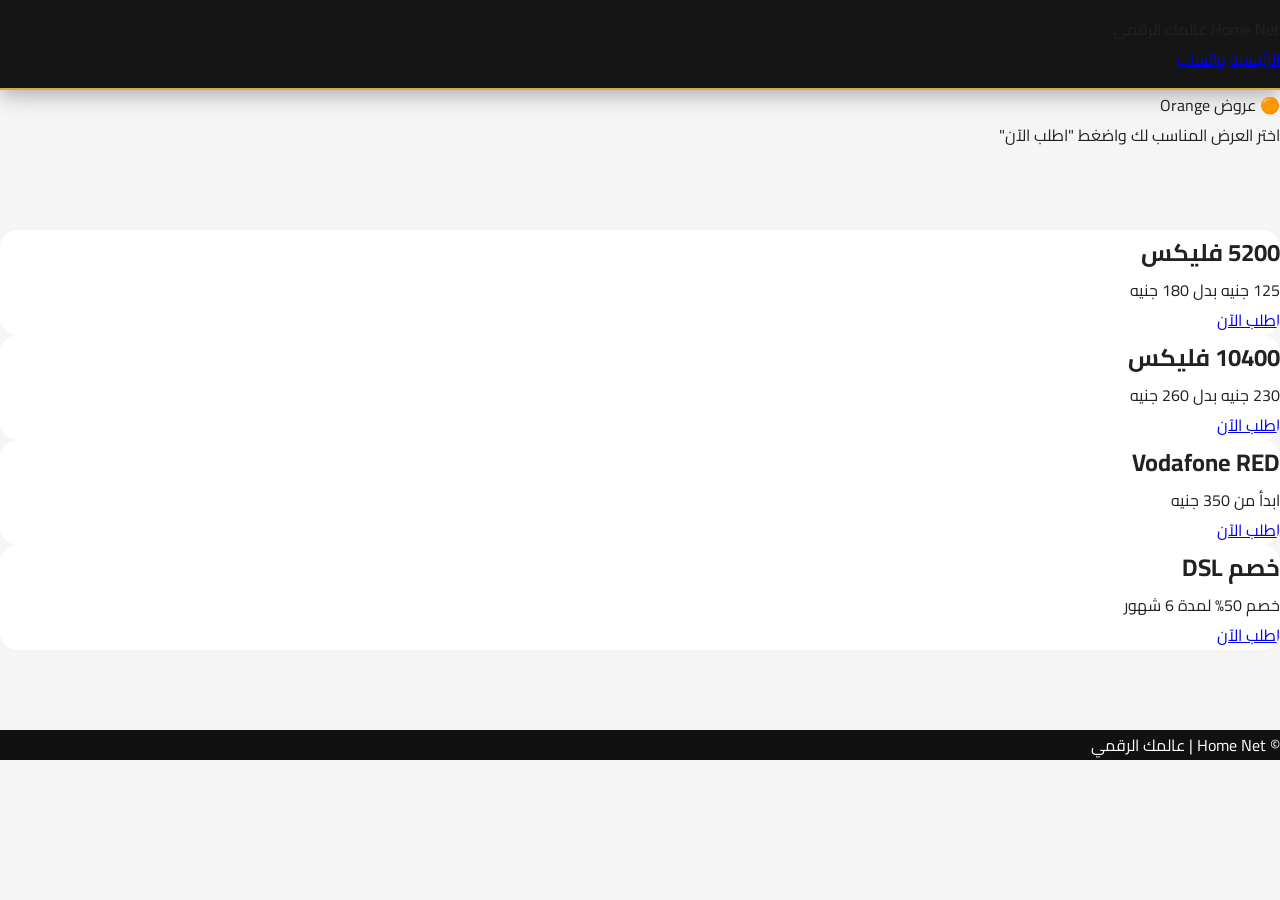
<file: orange.html>
<!DOCTYPE html>
<html lang="ar" dir="rtl">

<head>

<meta charset="UTF-8">

<meta name="viewport" content="width=device-width, initial-scale=1.0">

<title>عروض Orange | Home Net</title>

<link rel="stylesheet" href="style.css">

<link href="https://fonts.googleapis.com/css2?family=Cairo:wght@400;600;700&display=swap" rel="stylesheet">

</head>

<body>

<nav class="navbar">

<div class="logo">

Home Net

<span>عالمك الرقمي</span>

</div>

<div class="menu">

<a href="index.html">الرئيسية</a>

<a href="https://wa.me/201550023008">واتساب</a>

</div>

</nav>

<header class="hero">

<h<h1>🟠 عروض Orange</h1>

<p>

اختر العرض المناسب لك واضغط "اطلب الآن"

</p>

</header>

<section class="cards">

<div class="card">

<h2>5200 فليكس</h2>

<p>

125 جنيه بدل 180 جنيه

</p>

<a class="btn whatsapp"

href="https://wa.me/201550023008?text=أريد+تفعيل+عرض+5200+فليكس">

اطلب الآن

</a>

</div>

<div class="card">

<h2>10400 فليكس</h2>

<p>

230 جنيه بدل 260 جنيه

</p>

<a class="btn whatsapp"

href="https://wa.me/201550023008?text=أريد+تفعيل+عرض+10400+فليكس">

اطلب الآن

</a>

</div>

<div class="card">

<h2>Vodafone RED</h2>

<p>

ابدأ من 350 جنيه

</p>

<a class="btn whatsapp"

href="https://wa.me/201550023008?text=أريد+تفاصيل+باقات+RED">

اطلب الآن

</a>

</div>

<div class="card">

<h2>خصم DSL</h2>

<p>

خصم 50% لمدة 6 شهور

</p>

<a class="btn whatsapp"

href="https://wa.me/201550023008?text=أريد+تفعيل+خصم+DSL">

اطلب الآن

</a>

</div>

</section>

<footer>

<p>

© Home Net | عالمك الرقمي

</p>

</footer>

</body>

</html>
</file>
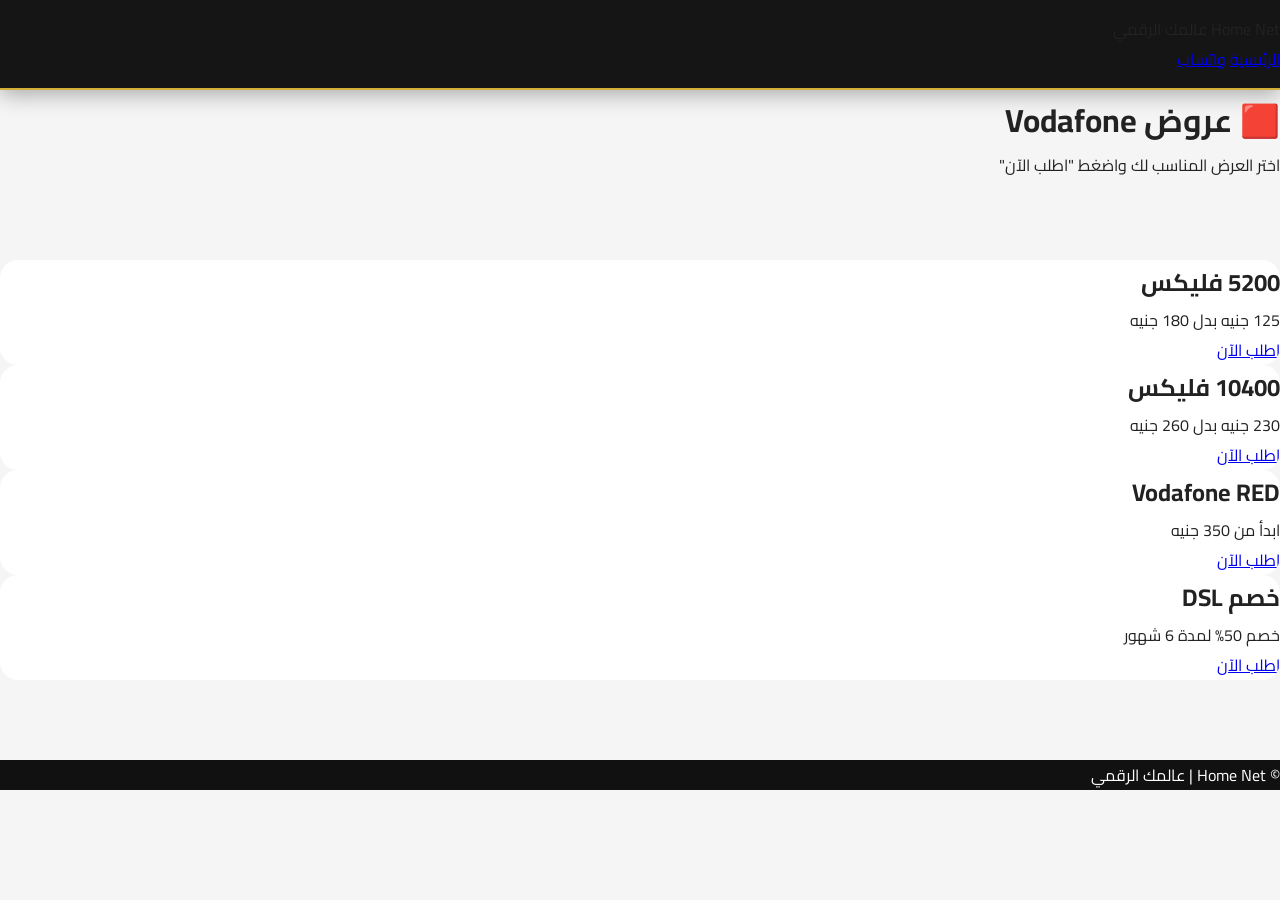
<file: vodafone.html>
<!DOCTYPE html>
<html lang="ar" dir="rtl">

<head>

<meta charset="UTF-8">

<meta name="viewport" content="width=device-width, initial-scale=1.0">

<title>عروض فودافون | Home Net</title>

<link rel="stylesheet" href="style.css">

<link href="https://fonts.googleapis.com/css2?family=Cairo:wght@400;600;700&display=swap" rel="stylesheet">

</head>

<body>

<nav class="navbar">

<div class="logo">

Home Net

<span>عالمك الرقمي</span>

</div>

<div class="menu">

<a href="index.html">الرئيسية</a>

<a href="https://wa.me/201550023008">واتساب</a>

</div>

</nav>

<header class="hero">

<h1>🟥 عروض Vodafone</h1>

<p>

اختر العرض المناسب لك واضغط "اطلب الآن"

</p>

</header>

<section class="cards">

<div class="card">

<h2>5200 فليكس</h2>

<p>

125 جنيه بدل 180 جنيه

</p>

<a class="btn whatsapp"

href="https://wa.me/201550023008?text=أريد+تفعيل+عرض+5200+فليكس">

اطلب الآن

</a>

</div>

<div class="card">

<h2>10400 فليكس</h2>

<p>

230 جنيه بدل 260 جنيه

</p>

<a class="btn whatsapp"

href="https://wa.me/201550023008?text=أريد+تفعيل+عرض+10400+فليكس">

اطلب الآن

</a>

</div>

<div class="card">

<h2>Vodafone RED</h2>

<p>

ابدأ من 350 جنيه

</p>

<a class="btn whatsapp"

href="https://wa.me/201550023008?text=أريد+تفاصيل+باقات+RED">

اطلب الآن

</a>

</div>

<div class="card">

<h2>خصم DSL</h2>

<p>

خصم 50% لمدة 6 شهور

</p>

<a class="btn whatsapp"

href="https://wa.me/201550023008?text=أريد+تفعيل+خصم+DSL">

اطلب الآن

</a>

</div>

</section>

<footer>

<p>

© Home Net | عالمك الرقمي

</p>

</footer>

</body>

</html>
</file>
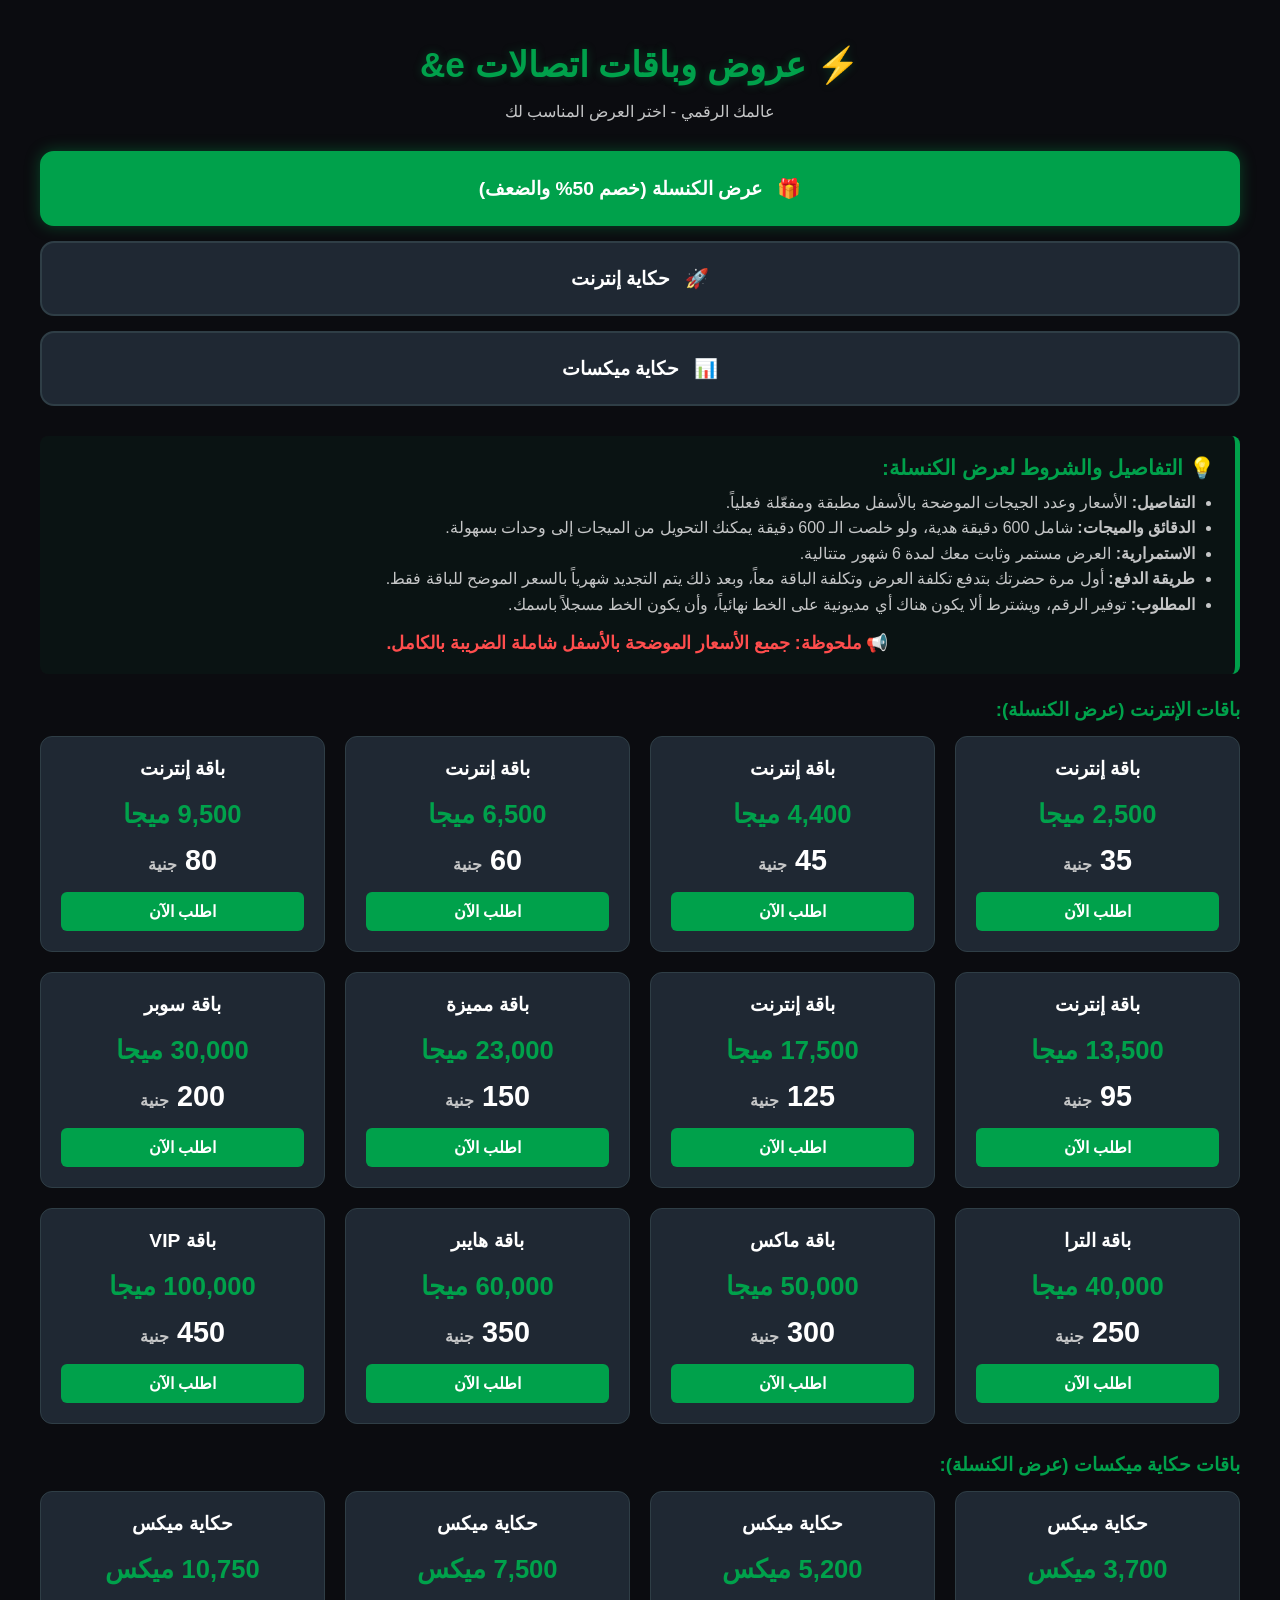
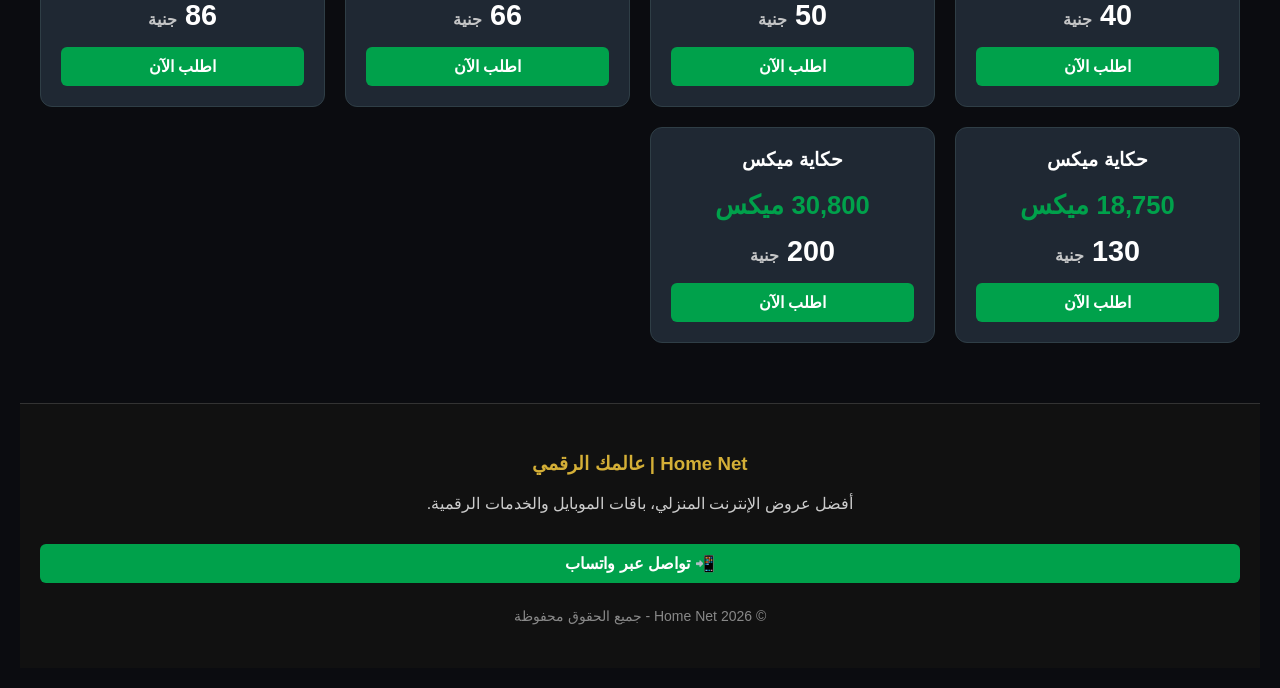
<file: pages/et.html>
<!DOCTYPE html>
<html lang="ar" dir="rtl">
<head>
    <meta charset="UTF-8">
    <meta name="viewport" content="width=device-width, initial-scale=1.0">
    <title>عروض اتصالات - RockSsa Net</title>
    <style>
        :root {
            --bg-dark: #0b0c10;
            --card-bg: #1f2833;
            --neon-green: #00A14B;
            --text-light: #c5c6c7;
            --white: #ffffff;
        }
        body {
            background-color: var(--bg-dark);
            color: var(--white);
            font-family: 'Segoe UI', Tahoma, Geneva, Verdana, sans-serif;
            margin: 0;
            padding: 20px;
        }
        .container {
            max-width: 1200px;
            margin: 0 auto;
        }
        .header-title {
            text-align: center;
            color: var(--neon-green);
            font-size: 2.2rem;
            margin-bottom: 10px;
            text-shadow: 0 0 10px rgba(0, 161, 75, 0.3);
        }
        .brand-sub {
            text-align: center;
            color: var(--text-light);
            margin-bottom: 30px;
        }

        /* نظام الأيقونات والتبويبات */
.tabs-container{
    display:flex;
    flex-direction:column;
    gap:15px;
    margin-bottom:30px;
}

.tab-btn{
    width:100%;
    min-height:75px;
    background:var(--card-bg);
    border:2px solid #2f3e46;
    color:var(--white);
    border-radius:14px;
    cursor:pointer;

    display:flex;
    flex-direction:row;
    justify-content:center;
    align-items:center;
    gap:15px;

    font-size:1.2rem;
    font-weight:bold;

    transition:.3s;
}

.tab-btn i{
    font-size:28px;
}

.tab-btn:hover{
    border-color:var(--neon-green);
    transform:translateY(-3px);
}

.tab-btn.active{
    background:var(--neon-green);
    border-color:var(--neon-green);
    box-shadow:0 0 15px rgba(0,161,75,.4);
}
        .tab-btn:hover { border-color: var(--neon-green); }
        .tab-btn.active {
            background-color: var(--neon-green);
            border-color: var(--neon-green);
            box-shadow: 0 0 15px rgba(0, 161, 75, 0.4);
        }

        /* محتوى العروض */
        .tab-content {
            display: none;
            animation: fadeIn 0.5s ease;
        }
        .tab-content.active { display: block; }

        /* بوكس الشروط والمميزات */
        .info-box {
            background: rgba(0, 161, 75, 0.05);
            border-right: 5px solid var(--neon-green);
            padding: 20px;
            border-radius: 8px;
            margin-bottom: 25px;
        }
        .info-box h4 { margin: 0 0 10px 0; color: var(--neon-green); font-size: 1.3rem; }
        .info-box ul { margin: 0; padding-right: 20px; color: var(--text-light); line-height: 1.6; }
        .tax-note {
            text-align: center;
            color: #ff4d4d;
            font-weight: bold;
            margin-top: 15px;
            font-size: 1.1rem;
        }

        /* شبكة الكروت */
        .grid-container {
            display: grid;
            grid-template-columns: repeat(auto-fill, minmax(280px, 1fr));
            gap: 20px;
        }
        .card {
            background-color: var(--card-bg);
            border: 1px solid #2f3e46;
            border-radius: 12px;
            padding: 20px;
            text-align: center;
            transition: transform 0.3s, border-color 0.3s;
        }
        .card:hover {
            transform: translateY(-5px);
            border-color: var(--neon-green);
            box-shadow: 0 5px 15px rgba(0, 161, 75, 0.2);
        }
        .card h3 { margin-top: 0; font-size: 1.2rem; }
        .card .details { color: var(--neon-green); font-size: 1.6rem; font-weight: bold; margin: 15px 0; }
        .card .price { font-size: 1.8rem; font-weight: bold; margin-bottom: 15px; }
        .card .price span { font-size: 1rem; color: var(--text-light); }
        
        .btn-order {
            display: inline-block;
            width: 100%;
            padding: 10px 0;
            background-color: var(--neon-green);
            color: var(--white);
            text-decoration: none;
            border-radius: 6px;
            font-weight: bold;
            transition: background 0.2s;
        }
        .btn-order:hover { background-color: #00873f; }

        @keyframes fadeIn {
            from { opacity: 0; transform: translateY(10px); }
            to { opacity: 1; transform: translateY(0); }
        }
        @media (max-width: 768px) {
            .tabs-container { grid-template-columns: 1fr; }
        }
    </style>
</head>
<body>

<div class="container">
    <h1 class="header-title">⚡ عروض وباقات اتصالات e&</h1>
    <p class="brand-sub">عالمك الرقمي - اختر العرض المناسب لك</p>

    <!-- 3 أيقونات تفاعلية لكل عرض بناءً على التعديلات -->
    <div class="tabs-container">
        <button class="tab-btn active" onclick="openTab(event, 'offer50')">
            <span>🎁</span>
            عرض الكنسلة (خصم 50% والضعف)
        </button>
        <button class="tab-btn" onclick="openTab(event, 'offerWeekly')">
            <span>🚀</span>
            حكاية إنترنت 
        </button>
        <button class="tab-btn" onclick="openTab(event, 'basicSystem')">
            <span>📊</span>
            حكاية ميكسات
        </button>
    </div>

    <!-- 1. عرض الكنسلة (عرض الخصم 50% والضعف) -->
    <div id="offer50" class="tab-content active">
        <div class="info-box">
            <h4>💡 التفاصيل والشروط لعرض الكنسلة:</h4>
            <ul>
                <li><strong>التفاصيل:</strong> الأسعار وعدد الجيجات الموضحة بالأسفل مطبقة ومفعّلة فعلياً.</li>
                <li><strong>الدقائق والميجات:</strong> شامل 600 دقيقة هدية، ولو خلصت الـ 600 دقيقة يمكنك التحويل من الميجات إلى وحدات بسهولة.</li>
                <li><strong>الاستمرارية:</strong> العرض مستمر وثابت معك لمدة 6 شهور متتالية.</li>
                <li><strong>طريقة الدفع:</strong> أول مرة حضرتك بتدفع تكلفة العرض وتكلفة الباقة معاً، وبعد ذلك يتم التجديد شهرياً بالسعر الموضح للباقة فقط.</li>
                <li><strong>المطلوب:</strong> توفير الرقم، ويشترط ألا يكون هناك أي مديونية على الخط نهائياً، وأن يكون الخط مسجلاً باسمك.</li>
            </ul>
            <div class="tax-note">📢 ملحوظة: جميع الأسعار الموضحة بالأسفل شاملة الضريبة بالكامل.</div>
        </div>
        
        <h3 style="color:var(--neon-green); margin-bottom:15px;">باقات الإنترنت (عرض الكنسلة):</h3>
        <div class="grid-container">
            <div class="card"><h3>باقة إنترنت</h3><div class="details">2,500 ميجا</div><div class="price">35 <span>جنية</span></div><a href="https://wa.me/201550023008?text=أريد%20باقة%202500%20ميجا" class="btn-order" target="_blank">اطلب الآن</a></div>
            <div class="card"><h3>باقة إنترنت</h3><div class="details">4,400 ميجا</div><div class="price">45 <span>جنية</span></div><a href="https://wa.me/201550023008?text=أريد%20باقة%204400%20ميجا" class="btn-order" target="_blank">اطلب الآن</a></div>
            <div class="card"><h3>باقة إنترنت</h3><div class="details">6,500 ميجا</div><div class="price">60 <span>جنية</span></div><a href="https://wa.me/201550023008?text=أريد%20باقة%206500%20ميجا" class="btn-order" target="_blank">اطلب الآن</a></div>
            <div class="card"><h3>باقة إنترنت</h3><div class="details">9,500 ميجا</div><div class="price">80 <span>جنية</span></div><a href="https://wa.me/201550023008?text=أريد%20باقة%209500%20ميجا" class="btn-order" target="_blank">اطلب الآن</a></div>
            <div class="card"><h3>باقة إنترنت</h3><div class="details">13,500 ميجا</div><div class="price">95 <span>جنية</span></div><a href="https://wa.me/201550023008?text=أريد%20باقة%2013500%20ميجا" class="btn-order" target="_blank">اطلب الآن</a></div>
            <div class="card"><h3>باقة إنترنت</h3><div class="details">17,500 ميجا</div><div class="price">125 <span>جنية</span></div><a href="https://wa.me/201550023008?text=أريد%20باقة%2017500%20ميجا" class="btn-order" target="_blank">اطلب الآن</a></div>
            <div class="card"><h3>باقة مميزة</h3><div class="details">23,000 ميجا</div><div class="price">150 <span>جنية</span></div><a href="https://wa.me/201550023008?text=أريد%20باقة%2023000%20ميجا" class="btn-order" target="_blank">اطلب الآن</a></div>
            <div class="card"><h3>باقة سوبر</h3><div class="details">30,000 ميجا</div><div class="price">200 <span>جنية</span></div><a href="https://wa.me/201550023008?text=أريد%20باقة%2030000%20ميجا" class="btn-order" target="_blank">اطلب الآن</a></div>
            <div class="card"><h3>باقة الترا</h3><div class="details">40,000 ميجا</div><div class="price">250 <span>جنية</span></div><a href="https://wa.me/201550023008?text=أريد%20باقة%2040000%20ميجا" class="btn-order" target="_blank">اطلب الآن</a></div>
            <div class="card"><h3>باقة ماكس</h3><div class="details">50,000 ميجا</div><div class="price">300 <span>جنية</span></div><a href="https://wa.me/201550023008?text=أريد%20باقة%2050000%20ميجا" class="btn-order" target="_blank">اطلب الآن</a></div>
            <div class="card"><h3>باقة هايبر</h3><div class="details">60,000 ميجا</div><div class="price">350 <span>جنية</span></div><a href="https://wa.me/201550023008?text=أريد%20باقة%2060000%20ميجا" class="btn-order" target="_blank">اطلب الآن</a></div>
            <div class="card"><h3>باقة VIP</h3><div class="details">100,000 ميجا</div><div class="price">450 <span>جنية</span></div><a href="https://wa.me/201550023008?text=أريد%20باقة%20100000%20ميجا" class="btn-order" target="_blank">اطلب الآن</a></div>
        </div>

        <h3 style="color:var(--neon-green); margin: 30px 0 15px 0;">باقات حكاية ميكسات (عرض الكنسلة):</h3>
        <div class="grid-container">
            <div class="card"><h3>حكاية ميكس</h3><div class="details">3,700 ميكس</div><div class="price">40 <span>جنية</span></div><a href="https://wa.me/201550023008?text=أريد%20ميكس%203700" class="btn-order" target="_blank">اطلب الآن</a></div>
            <div class="card"><h3>حكاية ميكس</h3><div class="details">5,200 ميكس</div><div class="price">50 <span>جنية</span></div><a href="https://wa.me/201550023008?text=أريد%20ميكس%205200" class="btn-order" target="_blank">اطلب الآن</a></div>
            <div class="card"><h3>حكاية ميكس</h3><div class="details">7,500 ميكس</div><div class="price">66 <span>جنية</span></div><a href="https://wa.me/201550023008?text=أريد%20ميكس%207500" class="btn-order" target="_blank">اطلب الآن</a></div>
            <div class="card"><h3>حكاية ميكس</h3><div class="details">10,750 ميكس</div><div class="price">86 <span>جنية</span></div><a href="https://wa.me/201550023008?text=أريد%20ميكس%2010750" class="btn-order" target="_blank">اطلب الآن</a></div>
            <div class="card"><h3>حكاية ميكس</h3><div class="details">18,750 ميكس</div><div class="price">130 <span>جنية</span></div><a href="https://wa.me/201550023008?text=أريد%20ميكس%2018750" class="btn-order" target="_blank">اطلب الآن</a></div>
            <div class="card"><h3>حكاية ميكس</h3><div class="details">30,800 ميكس</div><div class="price">200 <span>جنية</span></div><a href="https://wa.me/201550023008?text=أريد%20ميكس%2030800" class="btn-order" target="_blank">اطلب الآن</a></div>
        </div>
    </div>

    <!-- 2. الضعف الأسبوعي (بدون كلمة حكاية إنترنت) -->
    <div id="offerWeekly" class="tab-content">
        <div class="info-box">
            <h4>💡 تفاصيل وشروط عروض الضعف الأسبوعي:</h4>
            <ul>
                <li><strong>التفعيل:</strong> تفعيل فوري ومباشر بالرقم فقط.</li>
                <li><strong>المديونية:</strong> يشترط ألا يكون عليك مديونية نهائياً على الخط.</li>
                <li><strong>المدة:</strong> الباقة الأساسية مدتها شهر كامل، والضعف الممنوح مدته أسبوع.</li>
            </ul>
            <div class="tax-note">📢 ملحوظة: جميع الأسعار الموضحة بالأسفل شاملة الضريبة بالكامل.</div>
        </div>
        <div class="grid-container">
            <div class="card"><h3>باقة 6.5G</h3><div class="details">3250 + 3250 ميجا</div><div class="price">135 <span>جنية</span></div><a href="https://wa.me/201550023008?text=أريد%20ضعف%20أسبوعي%20135ج" class="btn-order" target="_blank">اطلب الآن</a></div>
            <div class="card"><h3>باقة 9.5G</h3><div class="details">4750 + 4750 ميجا</div><div class="price">165 <span>جنية</span></div><a href="https://wa.me/201550023008?text=أريد%20ضعف%20أسبوعي%20165ج" class="btn-order" target="_blank">اطلب الآن</a></div>
            <div class="card"><h3>باقة 15.7G</h3><div class="details">7850 + 7850 ميجا</div><div class="price">240 <span>جنية</span></div><a href="https://wa.me/201550023008?text=أريد%20ضعف%20أسبوعي%20240ج" class="btn-order" target="_blank">اطلب الآن</a></div>
            <div class="card"><h3>باقة 23G</h3><div class="details">11500 + 11500 ميجا</div><div class="price">290 <span>جنية</span></div><a href="https://wa.me/201550023008?text=أريد%20ضعف%20أسبوعي%20290ج" class="btn-order" target="_blank">اطلب الآن</a></div>
            <div class="card"><h3>باقة 30G</h3><div class="details">15000 + 15000 ميجا</div><div class="price">360 <span>جنية</span></div><a href="https://wa.me/201550023008?text=أريد%20ضعف%20أسبوعي%20360ج" class="btn-order" target="_blank">اطلب الآن</a></div>
        </div>
    </div>

    <!-- 3. حكاية ميكسات (النظام الأساسي سابقاً) -->
    <div id="basicSystem" class="tab-content">
        <div class="info-box">
            <h4>💡 تفاصيل وشروط باقات حكاية ميكسات:</h4>
            <ul>
                <li><strong>التفعيل:</strong> تفعيل فوري ومباشر بالرقم فقط.</li>
                <li><strong>المديونية:</strong> يشترط ألا يكون عليك مديونية نهائياً على الخط.</li>
                <li><strong>المدة:</strong> الباقة الأساسية مدتها شهر كامل، والضعف الممنوح مدته أسبوع.</li>
            </ul>
            <div class="tax-note">📢 ملحوظة: جميع الأسعار الموضحة بالأسفل شاملة الضريبة بالكامل.</div>
        </div>
        <div class="grid-container">
            <div class="card"><h3>حكاية ميكس 5600</h3><div class="details">5,600 ميكس</div><div class="price">130 <span>جنية</span></div><a href="https://wa.me/201550023008?text=أريد%20ميكس%20اساسي%20130ج" class="btn-order" target="_blank">اطلب الآن</a></div>
            <div class="card"><h3>حكاية ميكس 10750</h3><div class="details">10,750 ميكس</div><div class="price">210 <span>جنية</span></div><a href="https://wa.me/201550023008?text=أريد%20ميكس%20اساسي%20210ج" class="btn-order" target="_blank">اطلب الآن</a></div>
            <div class="card"><h3>حكاية ميكس 18700</h3><div class="details">18,700 ميكس</div><div class="price">280 <span>جنية</span></div><a href="https://wa.me/201550023008?text=أريد%20ميكس%20اساسي%20280ج" class="btn-order" target="_blank">اطلب الآن</a></div>
            <div class="card"><h3>حكاية ميكس 30800</h3><div class="details">30,800 ميكس</div><div class="price">400 <span>جنية</span></div><a href="https://wa.me/201550023008?text=أريد%20ميكس%20اساسي%20400ج" class="btn-order" target="_blank">اطلب الآن</a></div>
        </div>
    </div>
</div>

<script>
    function openTab(evt, tabName) {
        var i, tabcontent, tablinks;
        tabcontent = document.getElementsByClassName("tab-content");
        for (i = 0; i < tabcontent.length; i++) {
            tabcontent[i].classList.remove("active");
        }
        tablinks = document.getElementsByClassName("tab-btn");
        for (i = 0; i < tablinks.length; i++) {
            tablinks[i].classList.remove("active");
        }
        document.getElementById(tabName).classList.add("active");
        evt.currentTarget.classList.add("active");
    }
</script>
<footer style="background:#111;padding:30px 20px;margin-top:60px;border-top:1px solid #333;">
    <div style="max-width:1200px;margin:auto;text-align:center;">

        <h3 style="color:#d4af37;">Home Net | عالمك الرقمي</h3>

        <p style="color:#ccc;">
            أفضل عروض الإنترنت المنزلي، باقات الموبايل والخدمات الرقمية.
        </p>

        <a href="https://wa.me/201550023008"
           target="_blank"
           class="btn-order"
           style="display:inline-block;margin-top:15px;">
            📲 تواصل عبر واتساب
        </a>

        <p style="margin-top:25px;color:#888;font-size:14px;">
            © 2026 Home Net - جميع الحقوق محفوظة
        </p>

    </div>
</footer>
</body>
</html>
</file>
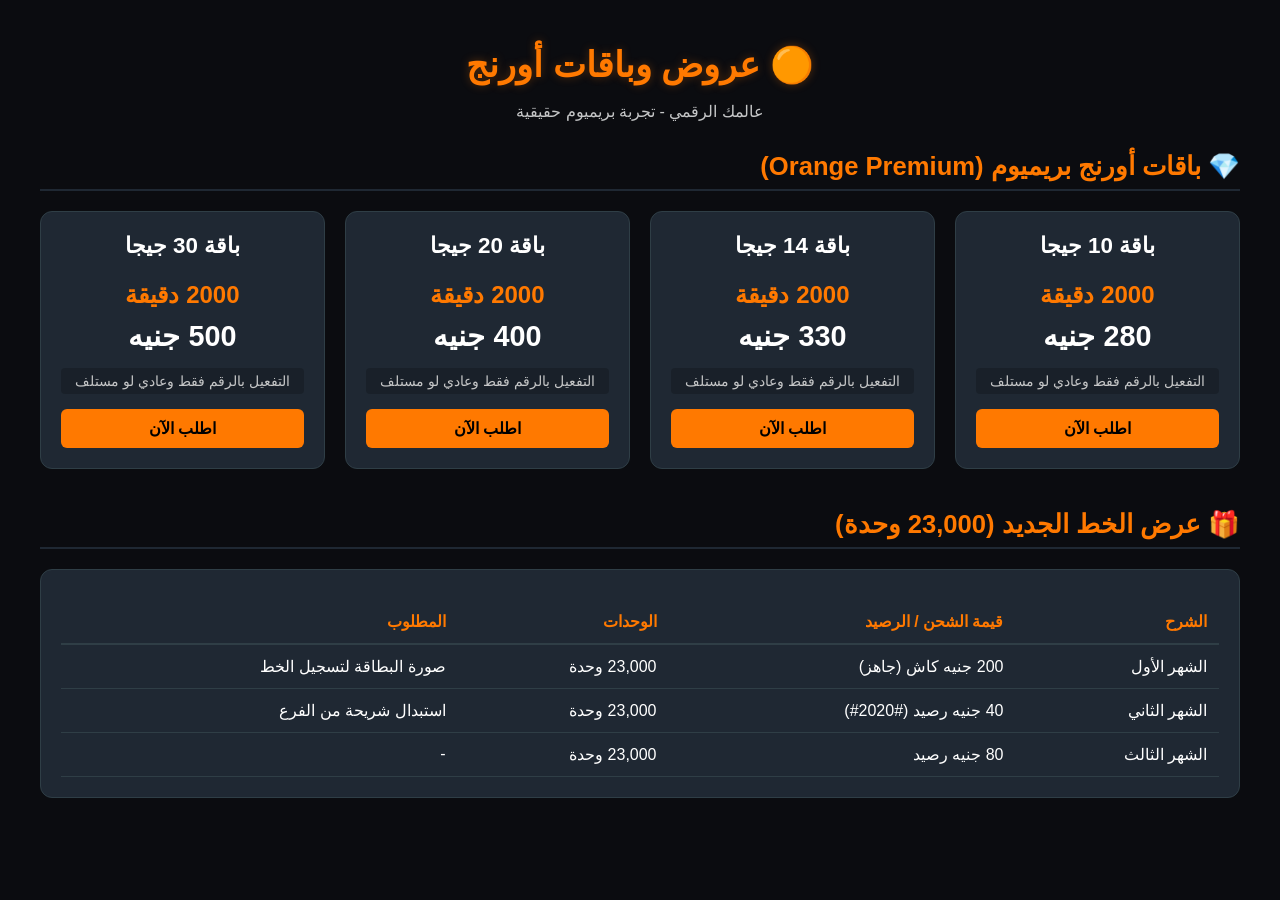
<file: pages/or.html>
<!DOCTYPE html>
<html lang="ar" dir="rtl">
<head>
    <meta charset="UTF-8">
    <meta name="viewport" content="width=device-width, initial-scale=1.0">
    <title>عروض أورنج - RockSsa Net</title>
    <style>
        :root {
            --bg-dark: #0b0c10;
            --card-bg: #1f2833;
            --orange: #ff7900; /* لون أورنج البرتقالي */
            --text-light: #c5c6c7;
            --white: #ffffff;
        }
        body {
            background-color: var(--bg-dark);
            color: var(--white);
            font-family: 'Segoe UI', Tahoma, Geneva, Verdana, sans-serif;
            margin: 0;
            padding: 20px;
        }
        .container {
            max-width: 1200px;
            margin: 0 auto;
        }
        .header-title {
            text-align: center;
            color: var(--orange);
            font-size: 2.2rem;
            margin-bottom: 10px;
            text-shadow: 0 0 10px rgba(255, 121, 0, 0.3);
        }
        .brand-sub {
            text-align: center;
            color: var(--text-light);
            margin-bottom: 30px;
        }

        /* قسم باقات البريميوم */
        .section-title {
            color: var(--orange);
            font-size: 1.6rem;
            margin-bottom: 20px;
            border-bottom: 2px solid var(--card-bg);
            padding-bottom: 8px;
        }

        .grid-container {
            display: grid;
            grid-template-columns: repeat(auto-fill, minmax(280px, 1fr));
            gap: 20px;
            margin-bottom: 40px;
        }
        .card {
            background-color: var(--card-bg);
            border: 1px solid #2f3e46;
            border-radius: 12px;
            padding: 20px;
            text-align: center;
            transition: transform 0.3s, border-color 0.3s;
        }
        .card:hover {
            transform: translateY(-5px);
            border-color: var(--orange);
            box-shadow: 0 5px 15px rgba(255, 121, 0, 0.2);
        }
        .card h3 { margin-top: 0; font-size: 1.4rem; color: var(--white); }
        .card .details { color: var(--orange); font-size: 1.5rem; font-weight: bold; margin: 10px 0; }
        .card .price { font-size: 1.8rem; font-weight: bold; margin-bottom: 15px; }
        .card .note { font-size: 0.9rem; color: var(--text-light); margin-bottom: 15px; background: rgba(0,0,0,0.2); padding: 5px; border-radius: 4px; }
        
        .btn-order {
            display: inline-block;
            width: 100%;
            padding: 10px 0;
            background-color: var(--orange);
            color: #000;
            text-decoration: none;
            border-radius: 6px;
            font-weight: bold;
            transition: background 0.2s;
        }
        .btn-order:hover { background-color: #ff9933; }

        /* جدول عرض الخط الجديد */
        .table-container {
            background: var(--card-bg);
            padding: 20px;
            border-radius: 12px;
            border: 1px solid #2f3e46;
            overflow-x: auto;
        }
        table { width: 100%; border-collapse: collapse; margin-top: 10px; }
        th { color: var(--orange); padding: 12px; text-align: right; border-bottom: 2px solid #2f3e46; }
        td { padding: 12px; border-bottom: 1px solid #2f3e46; color: var(--white); }
    </style>
</head>
<body>

<div class="container">
    <h1 class="header-title">🟠 عروض وباقات أورنج</h1>
    <p class="brand-sub">عالمك الرقمي - تجربة بريميوم حقيقية</p>

    <h2 class="section-title">💎 باقات أورنج بريميوم (Orange Premium)</h2>
    <div class="grid-container">
        <div class="card"><h3>باقة 10 جيجا</h3><div class="details">2000 دقيقة</div><div class="price">280 جنيه</div><div class="note">التفعيل بالرقم فقط وعادي لو مستلف</div><a href="https://wa.me/201550023008?text=أريد%20باقة%20أورنج%2010%20جيجا" class="btn-order" target="_blank">اطلب الآن</a></div>
        <div class="card"><h3>باقة 14 جيجا</h3><div class="details">2000 دقيقة</div><div class="price">330 جنيه</div><div class="note">التفعيل بالرقم فقط وعادي لو مستلف</div><a href="https://wa.me/201550023008?text=أريد%20باقة%20أورنج%2014%20جيجا" class="btn-order" target="_blank">اطلب الآن</a></div>
        <div class="card"><h3>باقة 20 جيجا</h3><div class="details">2000 دقيقة</div><div class="price">400 جنيه</div><div class="note">التفعيل بالرقم فقط وعادي لو مستلف</div><a href="https://wa.me/201550023008?text=أريد%20باقة%20أورنج%2020%20جيجا" class="btn-order" target="_blank">اطلب الآن</a></div>
        <div class="card"><h3>باقة 30 جيجا</h3><div class="details">2000 دقيقة</div><div class="price">500 جنيه</div><div class="note">التفعيل بالرقم فقط وعادي لو مستلف</div><a href="https://wa.me/201550023008?text=أريد%20باقة%20أورنج%2030%20جيجا" class="btn-order" target="_blank">اطلب الآن</a></div>
    </div>

    <h2 class="section-title">🎁 عرض الخط الجديد (23,000 وحدة)</h2>
    <div class="table-container">
        <table>
            <thead>
                <tr>
                    <th>الشرح</th>
                    <th>قيمة الشحن / الرصيد</th>
                    <th>الوحدات</th>
                    <th>المطلوب</th>
                </tr>
            </thead>
            <tbody>
                <tr><td>الشهر الأول</td><td>200 جنيه كاش (جاهز)</td><td>23,000 وحدة</td><td>صورة البطاقة لتسجيل الخط</td></tr>
                <tr><td>الشهر الثاني</td><td>40 جنيه رصيد (#2020#)</td><td>23,000 وحدة</td><td>استبدال شريحة من الفرع</td></tr>
                <tr><td>الشهر الثالث</td><td>80 جنيه رصيد</td><td>23,000 وحدة</td><td>-</td></tr>
            </tbody>
        </table>
    </div>
</div>

</body>
</html>
</file>
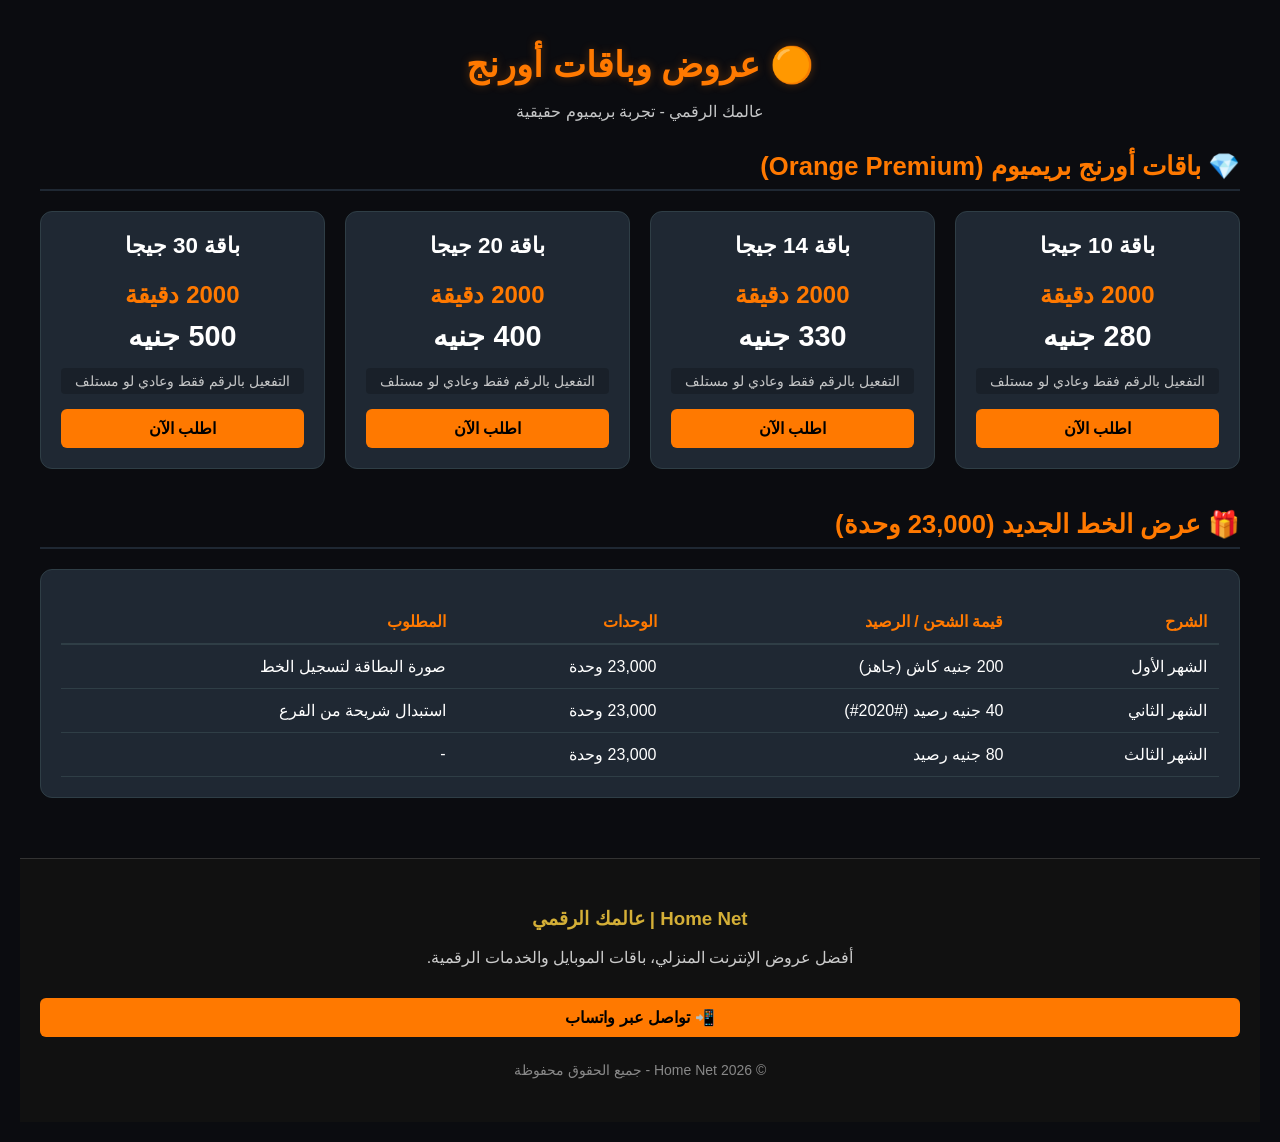
<file: pages/orange.html>
<!DOCTYPE html>
<html lang="ar" dir="rtl">
<head>
    <meta charset="UTF-8">
    <meta name="viewport" content="width=device-width, initial-scale=1.0">
    <title>عروض أورنج - RockSsa Net</title>
    <style>
        :root {
            --bg-dark: #0b0c10;
            --card-bg: #1f2833;
            --orange: #ff7900; /* لون أورنج البرتقالي */
            --text-light: #c5c6c7;
            --white: #ffffff;
        }
        body {
            background-color: var(--bg-dark);
            color: var(--white);
            font-family: 'Segoe UI', Tahoma, Geneva, Verdana, sans-serif;
            margin: 0;
            padding: 20px;
        }
        .container {
            max-width: 1200px;
            margin: 0 auto;
        }
        .header-title {
            text-align: center;
            color: var(--orange);
            font-size: 2.2rem;
            margin-bottom: 10px;
            text-shadow: 0 0 10px rgba(255, 121, 0, 0.3);
        }
        .brand-sub {
            text-align: center;
            color: var(--text-light);
            margin-bottom: 30px;
        }

        /* قسم باقات البريميوم */
        .section-title {
            color: var(--orange);
            font-size: 1.6rem;
            margin-bottom: 20px;
            border-bottom: 2px solid var(--card-bg);
            padding-bottom: 8px;
        }

        .grid-container {
            display: grid;
            grid-template-columns: repeat(auto-fill, minmax(280px, 1fr));
            gap: 20px;
            margin-bottom: 40px;
        }
        .card {
            background-color: var(--card-bg);
            border: 1px solid #2f3e46;
            border-radius: 12px;
            padding: 20px;
            text-align: center;
            transition: transform 0.3s, border-color 0.3s;
        }
        .card:hover {
            transform: translateY(-5px);
            border-color: var(--orange);
            box-shadow: 0 5px 15px rgba(255, 121, 0, 0.2);
        }
        .card h3 { margin-top: 0; font-size: 1.4rem; color: var(--white); }
        .card .details { color: var(--orange); font-size: 1.5rem; font-weight: bold; margin: 10px 0; }
        .card .price { font-size: 1.8rem; font-weight: bold; margin-bottom: 15px; }
        .card .note { font-size: 0.9rem; color: var(--text-light); margin-bottom: 15px; background: rgba(0,0,0,0.2); padding: 5px; border-radius: 4px; }
        
        .btn-order {
            display: inline-block;
            width: 100%;
            padding: 10px 0;
            background-color: var(--orange);
            color: #000;
            text-decoration: none;
            border-radius: 6px;
            font-weight: bold;
            transition: background 0.2s;
        }
        .btn-order:hover { background-color: #ff9933; }

        /* جدول عرض الخط الجديد */
        .table-container {
            background: var(--card-bg);
            padding: 20px;
            border-radius: 12px;
            border: 1px solid #2f3e46;
            overflow-x: auto;
        }
        table { width: 100%; border-collapse: collapse; margin-top: 10px; }
        th { color: var(--orange); padding: 12px; text-align: right; border-bottom: 2px solid #2f3e46; }
        td { padding: 12px; border-bottom: 1px solid #2f3e46; color: var(--white); }
    </style>
</head>
<body>

<div class="container">
    <h1 class="header-title">🟠 عروض وباقات أورنج</h1>
    <p class="brand-sub">عالمك الرقمي - تجربة بريميوم حقيقية</p>

    <h2 class="section-title">💎 باقات أورنج بريميوم (Orange Premium)</h2>
    <div class="grid-container">
        <div class="card"><h3>باقة 10 جيجا</h3><div class="details">2000 دقيقة</div><div class="price">280 جنيه</div><div class="note">التفعيل بالرقم فقط وعادي لو مستلف</div><a href="https://wa.me/201550023008?text=أريد%20باقة%20أورنج%2010%20جيجا" class="btn-order" target="_blank">اطلب الآن</a></div>
        <div class="card"><h3>باقة 14 جيجا</h3><div class="details">2000 دقيقة</div><div class="price">330 جنيه</div><div class="note">التفعيل بالرقم فقط وعادي لو مستلف</div><a href="https://wa.me/201550023008?text=أريد%20باقة%20أورنج%2014%20جيجا" class="btn-order" target="_blank">اطلب الآن</a></div>
        <div class="card"><h3>باقة 20 جيجا</h3><div class="details">2000 دقيقة</div><div class="price">400 جنيه</div><div class="note">التفعيل بالرقم فقط وعادي لو مستلف</div><a href="https://wa.me/201550023008?text=أريد%20باقة%20أورنج%2020%20جيجا" class="btn-order" target="_blank">اطلب الآن</a></div>
        <div class="card"><h3>باقة 30 جيجا</h3><div class="details">2000 دقيقة</div><div class="price">500 جنيه</div><div class="note">التفعيل بالرقم فقط وعادي لو مستلف</div><a href="https://wa.me/201550023008?text=أريد%20باقة%20أورنج%2030%20جيجا" class="btn-order" target="_blank">اطلب الآن</a></div>
    </div>

    <h2 class="section-title">🎁 عرض الخط الجديد (23,000 وحدة)</h2>
    <div class="table-container">
        <table>
            <thead>
                <tr>
                    <th>الشرح</th>
                    <th>قيمة الشحن / الرصيد</th>
                    <th>الوحدات</th>
                    <th>المطلوب</th>
                </tr>
            </thead>
            <tbody>
                <tr><td>الشهر الأول</td><td>200 جنيه كاش (جاهز)</td><td>23,000 وحدة</td><td>صورة البطاقة لتسجيل الخط</td></tr>
                <tr><td>الشهر الثاني</td><td>40 جنيه رصيد (#2020#)</td><td>23,000 وحدة</td><td>استبدال شريحة من الفرع</td></tr>
                <tr><td>الشهر الثالث</td><td>80 جنيه رصيد</td><td>23,000 وحدة</td><td>-</td></tr>
            </tbody>
        </table>
    </div>
</div>
<footer style="background:#111;padding:30px 20px;margin-top:60px;border-top:1px solid #333;">
    <div style="max-width:1200px;margin:auto;text-align:center;">

        <h3 style="color:#d4af37;">Home Net | عالمك الرقمي</h3>

        <p style="color:#ccc;">
            أفضل عروض الإنترنت المنزلي، باقات الموبايل والخدمات الرقمية.
        </p>

        <a href="https://wa.me/201550023008"
           target="_blank"
           class="btn-order"
           style="display:inline-block;margin-top:15px;">
            📲 تواصل عبر واتساب
        </a>

        <p style="margin-top:25px;color:#888;font-size:14px;">
            © 2026 Home Net - جميع الحقوق محفوظة
        </p>

    </div>
</footer>
</body>
</html>
</file>
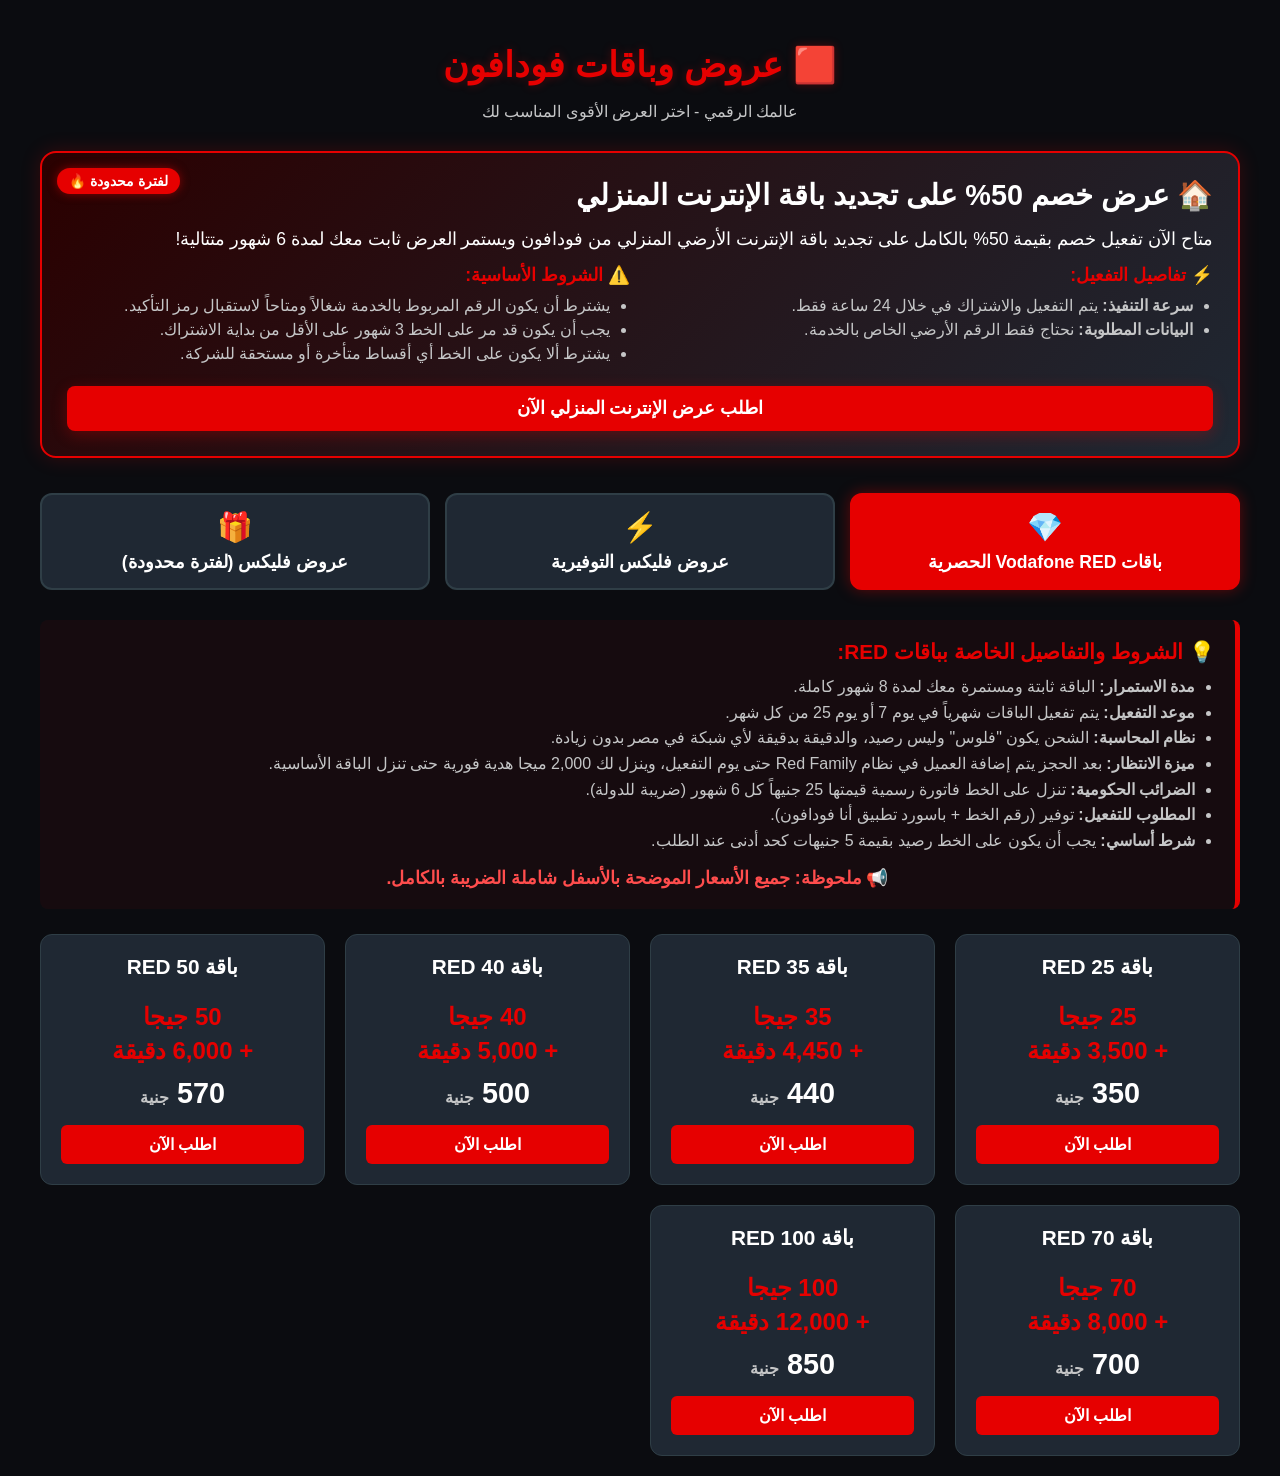
<file: pages/vf.html>
<!DOCTYPE html>
<html lang="ar" dir="rtl">
<head>
    <meta charset="UTF-8">
    <meta name="viewport" content="width=device-width, initial-scale=1.0">
    <title>عروض فودافون - RockSsa Net</title>
    <style>
        :root {
            --bg-dark: #0b0c10;
            --card-bg: #1f2833;
            --vf-red: #e60000; /* لون فودافون الأحمر المميز */
            --text-light: #c5c6c7;
            --white: #ffffff;
        }
        body {
            background-color: var(--bg-dark);
            color: var(--white);
            font-family: 'Segoe UI', Tahoma, Geneva, Verdana, sans-serif;
            margin: 0;
            padding: 20px;
        }
        .container {
            max-width: 1200px;
            margin: 0 auto;
        }
        .header-title {
            text-align: center;
            color: var(--vf-red);
            font-size: 2.2rem;
            margin-bottom: 10px;
            text-shadow: 0 0 10px rgba(230, 0, 0, 0.3);
        }
        .brand-sub {
            text-align: center;
            color: var(--text-light);
            margin-bottom: 30px;
        }

        /* بنر عرض الإنترنت المنزلي المميز (Hero Card) */
        .hero-card {
            background: linear-gradient(135deg, #2b0000 0%, #1f2833 100%);
            border: 2px solid var(--vf-red);
            border-radius: 16px;
            padding: 25px;
            margin-bottom: 35px;
            box-shadow: 0 0 20px rgba(230, 0, 0, 0.2);
            position: relative;
            overflow: hidden;
        }
        .hero-card::before {
            content: 'لفترة محدودة 🔥';
            position: absolute;
            top: 15px;
            left: 15px;
            background-color: var(--vf-red);
            color: var(--white);
            padding: 5px 12px;
            font-size: 0.85rem;
            font-weight: bold;
            border-radius: 20px;
            box-shadow: 0 0 10px rgba(230, 0, 0, 0.5);
        }
        .hero-title {
            color: var(--white);
            font-size: 1.8rem;
            margin-top: 0;
            margin-bottom: 15px;
            display: flex;
            align-items: center;
            gap: 10px;
        }
        .hero-details {
            display: grid;
            grid-template-columns: 1fr 1fr;
            gap: 20px;
            margin-bottom: 20px;
        }
        .hero-info-box h5 {
            color: var(--vf-red);
            font-size: 1.1rem;
            margin: 0 0 8px 0;
        }
        .hero-info-box ul {
            margin: 0;
            padding-right: 20px;
            color: var(--text-light);
            line-height: 1.5;
        }
        .btn-hero {
            display: block;
            text-align: center;
            background-color: var(--vf-red);
            color: var(--white);
            text-decoration: none;
            padding: 12px;
            border-radius: 8px;
            font-weight: bold;
            font-size: 1.1rem;
            transition: all 0.3s;
            box-shadow: 0 4px 15px rgba(230, 0, 0, 0.3);
        }
        .btn-hero:hover {
            background-color: #b30000;
            transform: translateY(-2px);
            box-shadow: 0 6px 20px rgba(230, 0, 0, 0.5);
        }

        /* نظام الأيقونات والتبويبات */
        .tabs-container {
            display: grid;
            grid-template-columns: repeat(3, 1fr);
            gap: 15px;
            margin-bottom: 30px;
        }
        .tab-btn {
            background-color: var(--card-bg);
            border: 2px solid #2f3e46;
            color: var(--white);
            padding: 15px;
            border-radius: 12px;
            cursor: pointer;
            font-size: 1.1rem;
            font-weight: bold;
            display: flex;
            flex-direction: column;
            align-items: center;
            gap: 8px;
            transition: all 0.3s ease;
        }
        .tab-btn span { font-size: 1.8rem; }
        .tab-btn:hover { border-color: var(--vf-red); }
        .tab-btn.active {
            background-color: var(--vf-red);
            border-color: var(--vf-red);
            box-shadow: 0 0 15px rgba(230, 0, 0, 0.4);
        }

        /* محتوى العروض */
        .tab-content {
            display: none;
            animation: fadeIn 0.5s ease;
        }
        .tab-content.active { display: block; }

        /* بوكس الشروط والمميزات */
        .info-box {
            background: rgba(230, 0, 0, 0.05);
            border-right: 5px solid var(--vf-red);
            padding: 20px;
            border-radius: 8px;
            margin-bottom: 25px;
        }
        .info-box h4 { margin: 0 0 10px 0; color: var(--vf-red); font-size: 1.3rem; }
        .info-box ul { margin: 0; padding-right: 20px; color: var(--text-light); line-height: 1.6; }
        .tax-note {
            text-align: center;
            color: #ff4d4d;
            font-weight: bold;
            margin-top: 15px;
            font-size: 1.1rem;
        }

        /* شبكة الكروت */
        .grid-container {
            display: grid;
            grid-template-columns: repeat(auto-fill, minmax(280px, 1fr));
            gap: 20px;
        }
        .card {
            background-color: var(--card-bg);
            border: 1px solid #2f3e46;
            border-radius: 12px;
            padding: 20px;
            text-align: center;
            transition: transform 0.3s, border-color 0.3s;
        }
        .card:hover {
            transform: translateY(-5px);
            border-color: var(--vf-red);
            box-shadow: 0 5px 15px rgba(230, 0, 0, 0.2);
        }
        .card h3 { margin-top: 0; font-size: 1.3rem; color: var(--white); }
        .card .details { color: var(--vf-red); font-size: 1.5rem; font-weight: bold; margin: 10px 0; line-height: 1.4; }
        .card .price { font-size: 1.8rem; font-weight: bold; margin-bottom: 15px; }
        .card .price span { font-size: 1rem; color: var(--text-light); }
        .card .old-price { text-decoration: line-through; color: #ff4d4d; font-size: 1rem; margin-bottom: 5px; }
        
        .btn-order {
            display: inline-block;
            width: 100%;
            padding: 10px 0;
            background-color: var(--vf-red);
            color: var(--white);
            text-decoration: none;
            border-radius: 6px;
            font-weight: bold;
            transition: background 0.2s;
        }
        .btn-order:hover { background-color: #b30000; }

        @keyframes fadeIn {
            from { opacity: 0; transform: translateY(10px); }
            to { opacity: 1; transform: translateY(0); }
        }
        @media (max-width: 768px) {
            .tabs-container { grid-template-columns: 1fr; }
            .hero-details { grid-template-columns: 1fr; gap: 15px; }
        }
    </style>
</head>
<body>

<div class="container">
    <h1 class="header-title">🟥 عروض وباقات فودافون</h1>
    <p class="brand-sub">عالمك الرقمي - اختر العرض الأقوى المناسب لك</p>

    <!-- 🏠 القسم الرابع: عرض إنترنت منزلي (Hero Card) في الصدارة -->
    <div class="hero-card">
        <h2 class="hero-title">🏠 عرض خصم 50% على تجديد باقة الإنترنت المنزلي</h2>
        <p style="color: #fff; font-size: 1.1rem; margin-bottom: 15px;">متاح الآن تفعيل خصم بقيمة 50% بالكامل على تجديد باقة الإنترنت الأرضي المنزلي من فودافون ويستمر العرض ثابت معك لمدة 6 شهور متتالية!</p>
        
        <div class="hero-details">
            <div class="hero-info-box">
                <h5>⚡ تفاصيل التفعيل:</h5>
                <ul>
                    <li><strong>سرعة التنفيذ:</strong> يتم التفعيل والاشتراك في خلال 24 ساعة فقط.</li>
                    <li><strong>البيانات المطلوبة:</strong> نحتاج فقط الرقم الأرضي الخاص بالخدمة.</li>
                </ul>
            </div>
            <div class="hero-info-box">
                <h5>⚠️ الشروط الأساسية:</h5>
                <ul>
                    <li>يشترط أن يكون الرقم المربوط بالخدمة شغالاً ومتاحاً لاستقبال رمز التأكيد.</li>
                    <li>يجب أن يكون قد مر على الخط 3 شهور على الأقل من بداية الاشتراك.</li>
                    <li>يشترط ألا يكون على الخط أي أقساط متأخرة أو مستحقة للشركة.</li>
                </ul>
            </div>
        </div>
        <a href="https://wa.me/201550023008?text=أريد%20تفعيل%20عرض%20خصم%2050%%20على%20الإنترنت%20المنزلي" class="btn-hero" target="_blank">اطلب عرض الإنترنت المنزلي الآن</a>
    </div>

    <!-- 3 أيقونات تفاعلية للأقسام الأخرى -->
    <div class="tabs-container">
        <button class="tab-btn active" onclick="openTab(event, 'vfRed')">
            <span>💎</span>
            باقات Vodafone RED الحصرية
        </button>
        <button class="tab-btn" onclick="openTab(event, 'vfFlex')">
            <span>⚡</span>
            عروض فليكس التوفيرية
        </button>
        <button class="tab-btn" onclick="openTab(event, 'vfPromo')">
            <span>🎁</span>
            عروض فليكس (لفترة محدودة)
        </button>
    </div>

    <!-- 1. باقات Vodafone RED الحصرية -->
    <div id="vfRed" class="tab-content active">
        <div class="info-box">
            <h4>💡 الشروط والتفاصيل الخاصة بباقات RED:</h4>
            <ul>
                <li><strong>مدة الاستمرار:</strong> الباقة ثابتة ومستمرة معك لمدة 8 شهور كاملة.</li>
                <li><strong>موعد التفعيل:</strong> يتم تفعيل الباقات شهرياً في يوم 7 أو يوم 25 من كل شهر.</li>
                <li><strong>نظام المحاسبة:</strong> الشحن يكون "فلوس" وليس رصيد، والدقيقة بدقيقة لأي شبكة في مصر بدون زيادة.</li>
                <li><strong>ميزة الانتظار:</strong> بعد الحجز يتم إضافة العميل في نظام Red Family حتى يوم التفعيل، وينزل لك 2,000 ميجا هدية فورية حتى تنزل الباقة الأساسية.</li>
                <li><strong>الضرائب الحكومية:</strong> تنزل على الخط فاتورة رسمية قيمتها 25 جنيهاً كل 6 شهور (ضريبة للدولة).</li>
                <li><strong>المطلوب للتفعيل:</strong> توفير (رقم الخط + باسورد تطبيق أنا فودافون).</li>
                <li><strong>شرط أساسي:</strong> يجب أن يكون على الخط رصيد بقيمة 5 جنيهات كحد أدنى عند الطلب.</li>
            </ul>
            <div class="tax-note">📢 ملحوظة: جميع الأسعار الموضحة بالأسفل شاملة الضريبة بالكامل.</div>
        </div>
        
        <div class="grid-container">
            <div class="card"><h3>باقة RED 25</h3><div class="details">25 جيجا<br>+ 3,500 دقيقة</div><div class="price">350 <span>جنية</span></div><a href="https://wa.me/201550023008?text=أريد%20الاشتراك%20في%20باقة%20Vodafone%20RED%2025" class="btn-order" target="_blank">اطلب الآن</a></div>
            <div class="card"><h3>باقة RED 35</h3><div class="details">35 جيجا<br>+ 4,450 دقيقة</div><div class="price">440 <span>جنية</span></div><a href="https://wa.me/201550023008?text=أريد%20الاشتراك%20في%20باقة%20Vodafone%20RED%2035" class="btn-order" target="_blank">اطلب الآن</a></div>
            <div class="card"><h3>باقة RED 40</h3><div class="details">40 جيجا<br>+ 5,000 دقيقة</div><div class="price">500 <span>جنية</span></div><a href="https://wa.me/201550023008?text=أريد%20الاشتراك%20في%20باقة%20Vodafone%20RED%2040" class="btn-order" target="_blank">اطلب الآن</a></div>
            <div class="card"><h3>باقة RED 50</h3><div class="details">50 جيجا<br>+ 6,000 دقيقة</div><div class="price">570 <span>جنية</span></div><a href="https://wa.me/201550023008?text=أريد%20الاشتراك%20في%20باقة%20Vodafone%20RED%2050" class="btn-order" target="_blank">اطلب الآن</a></div>
            <div class="card"><h3>باقة RED 70</h3><div class="details">70 جيجا<br>+ 8,000 دقيقة</div><div class="price">700 <span>جنية</span></div><a href="https://wa.me/201550023008?text=أريد%20الاشتراك%20في%20باقة%20Vodafone%20RED%2070" class="btn-order" target="_blank">اطلب الآن</a></div>
            <div class="card"><h3>باقة RED 100</h3><div class="details">100 جيجا<br>+ 12,000 دقيقة</div><div class="price">850 <span>جنية</span></div><a href="https://wa.me/201550023008?text=أريد%20الاشتراك%20في%20باقة%20Vodafone%20RED%20100" class="btn-order" target="_blank">اطلب الآن</a></div>
        </div>
    </div>

    <!-- 2. عروض فودافون فليكس التوفيرية -->
    <div id="vfFlex" class="tab-content">
        <div class="info-box">
            <h4>💡 تفاصيل وشروط عروض فليكس التوفيرية:</h4>
            <ul>
                <li><strong>سرعة التفعيل:</strong> تفعيل فوري وسريع خلال 24 ساعة فقط من طلب العرض.</li>
                <li>أسعار تنافسية ممتازة ملائمة للبطاقات التنافسية وبأعلى توفير.</li>
                <li><strong>المطلوب للتفعيل:</strong> توفير (رقم فودافون + باسورد تطبيق أنا فودافون).</li>
                <li><strong>الشرط:</strong> يشترط عدم وجود "نوتة" أو مبالغ مستلفة على الخط.</li>
            </ul>
            <div class="tax-note">📢 ملحوظة: جميع الأسعار الموضحة بالأسفل شاملة الضريبة بالكامل.</div>
        </div>
        <div class="grid-container">
            <div class="card">
                <h3>عرض الـ 5,200 فليكس</h3>
                <div class="details">5,200 فليكس</div>
                <div class="old-price">بدلاً من 180 جنيه</div>
                <div class="price">115 <span>جنية</span></div>
                <a href="https://wa.me/201550023008?text=أريد%20عرض%205200%20فليكس%20بـ%20115ج" class="btn-order" target="_blank">اطلب الآن</a>
            </div>
            <div class="card">
                <h3>عرض الـ 10,400 فليكس</h3>
                <div class="details">10,400 فليكس</div>
                <div class="old-price">بدلاً من 280 جنيه</div>
                <div class="price">220 <span>جنية</span></div>
                <a href="https://wa.me/201550023008?text=أريد%20عرض%2010400%20فليكس%20بـ%20220ج" class="btn-order" target="_blank">اطلب الآن</a>
            </div>
        </div>
    </div>

    <!-- 3. عرض عملاء فودافون فليكس (لفترة محدودة) -->
    <div id="vfPromo" class="tab-content">
        <div class="info-box">
            <h4>💡 تفاصيل العرض الضخم لعملاء فليكس الحاليين:</h4>
            <ul>
                <li><strong>صلاحية العرض:</strong> متاح إذا كان الخط حالياً على نظام فليكس (345) أو إذا كان العرض متاحاً على خطك.</li>
                <li><strong>سرعة الهدية:</strong> تنزل الهدية بعد الحجز فوراً، والتفعيل الرسمي للكامل يتم الساعة 12 بعد منتصف الليل.</li>
                <li><strong>المطلوب للتفعيل:</strong> التفعيل بالرقم وباسورد تطبيق أنا فودافون.</li>
                <li><strong>الشرط الأساسي:</strong> يشترط تماماً عدم وجود نوتة أو مديونية على الخط نهائياً.</li>
            </ul>
            <div class="tax-note">📢 ملحوظة: هذا السعر شامل الضريبة بالكامل لفترة محدودة.</div>
        </div>
        <div class="grid-container" style="justify-content: center;">
            <div class="card" style="max-width: 400px; margin: 0 auto;">
                <h3 style="color: #ff4d4d;">🔥 العرض الضخم الحصري</h3>
                <div class="details" style="font-size: 1.8rem;">22,000 فليكس<br><span style="font-size: 1.2rem; color: #fff;">+ 1,000 فليكس هدية مجانية</span></div>
                <p style="color: var(--text-light);">الصلاحية: لمدة شهر كامل</p>
                <div class="price" style="font-size: 2.3rem; color: var(--vf-red);">300 <span>جنية فقط</span></div>
                <a href="https://wa.me/201550023008?text=أريد%20العرض%20الضخم%20فودافون%2022000%20فليكس%20بـ%20300ج" class="btn-order" target="_blank">اطلب العرض الآن</a>
            </div>
        </div>
    </div>
</div>

<script>
    function openTab(evt, tabName) {
        var i, tabcontent, tablinks;
        tabcontent = document.getElementsByClassName("tab-content");
        for (i = 0; i < tabcontent.length; i++) {
            tabcontent[i].classList.remove("active");
        }
        tablinks = document.getElementsByClassName("tab-btn");
        for (i = 0; i < tablinks.length; i++) {
            tablinks[i].classList.remove("active");
        }
        document.getElementById(tabName).classList.add("active");
        evt.currentTarget.classList.add("active");
    }
</script>

</body>
</html>
</file>
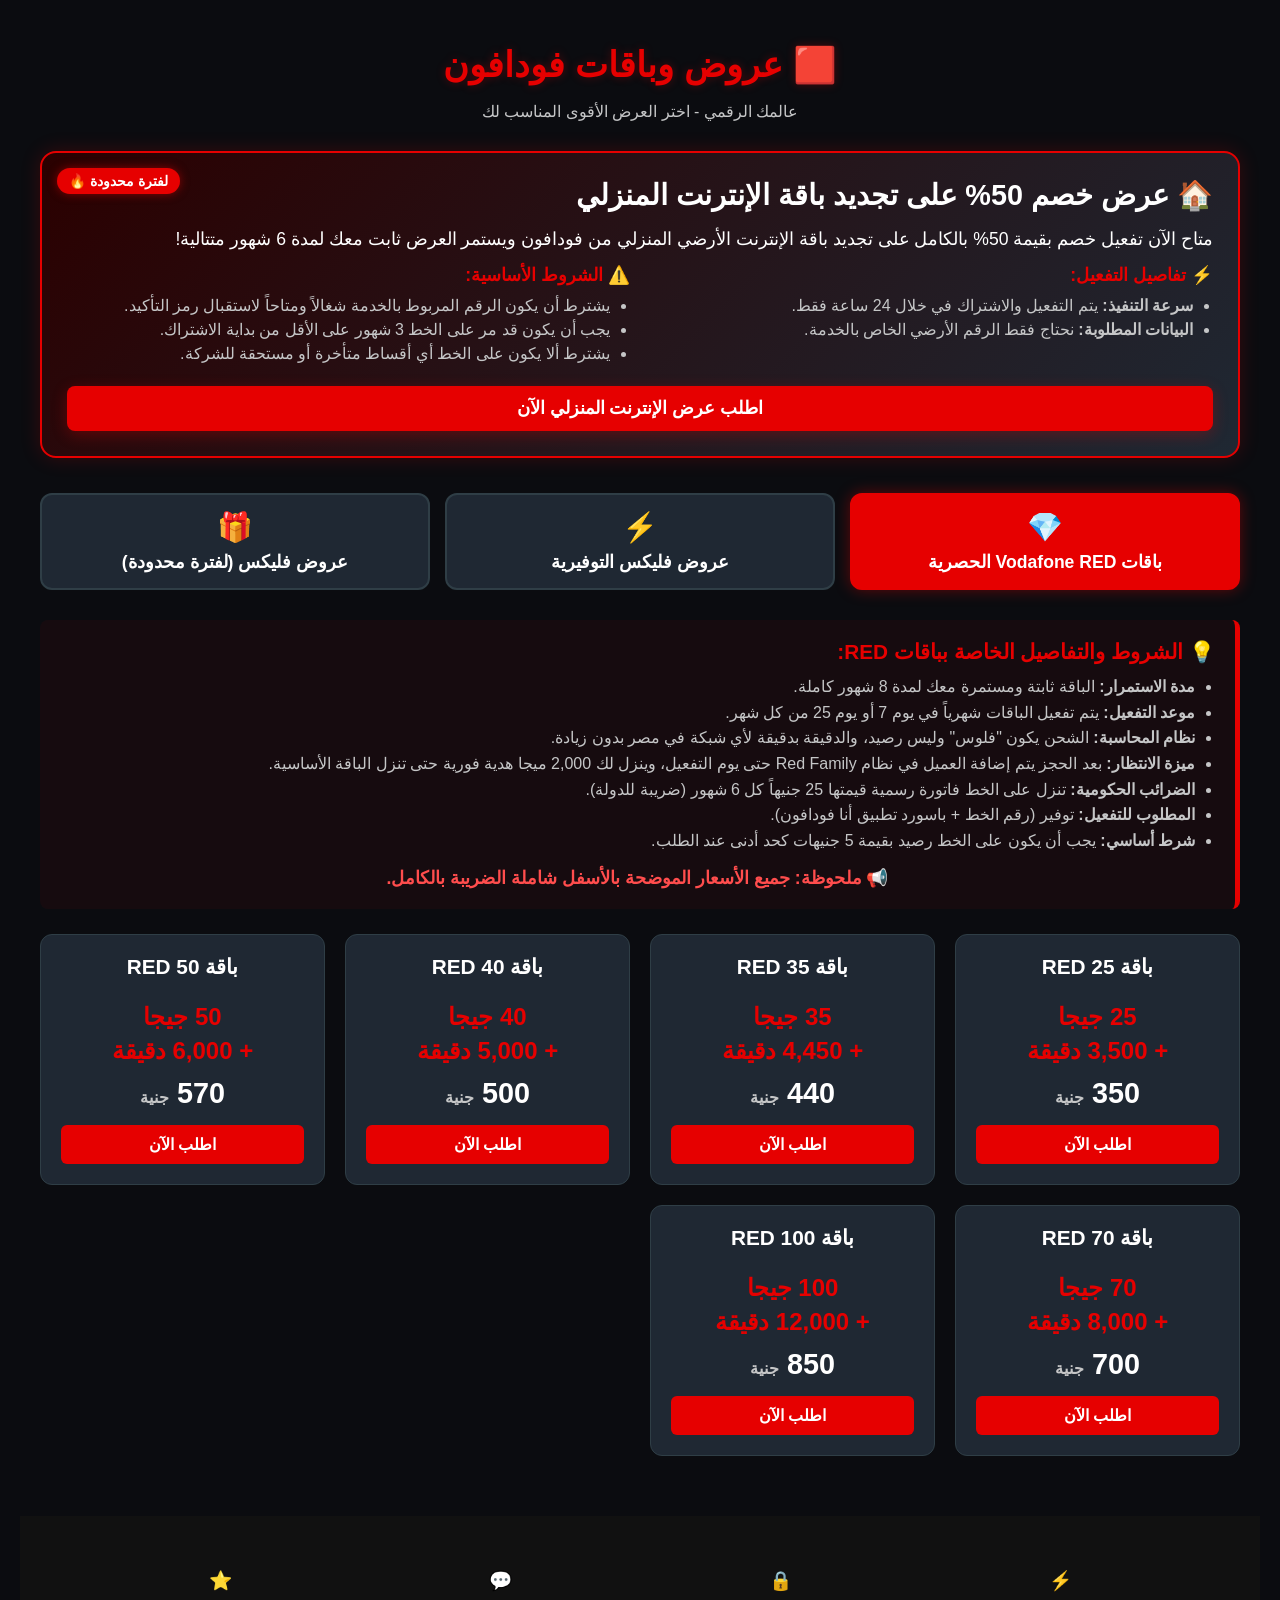
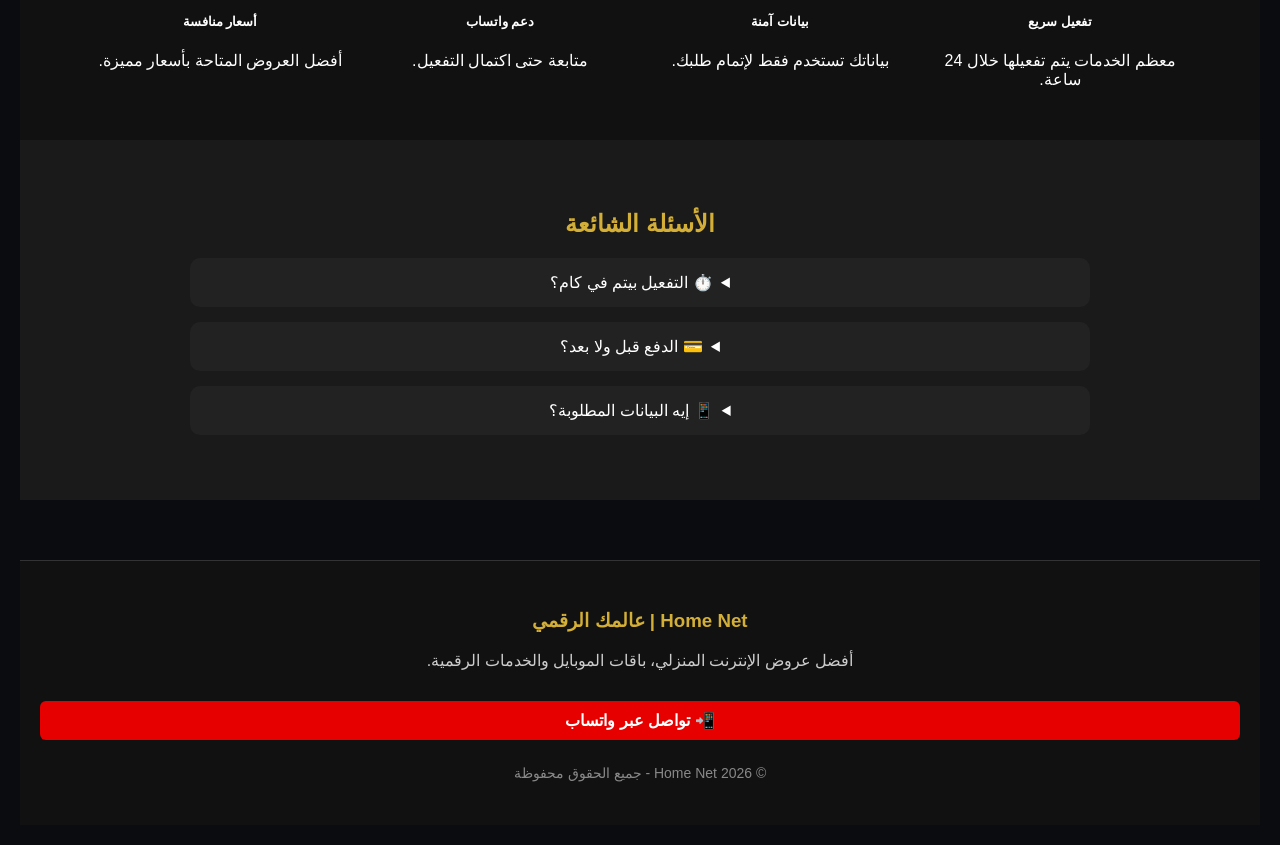
<file: pages/vodafone.html>
<!DOCTYPE html>
<html lang="ar" dir="rtl">
<head>
    <meta charset="UTF-8">
    <meta name="viewport" content="width=device-width, initial-scale=1.0">
    <title>عروض فودافون - RockSsa Net</title>
    <style>
        :root {
            --bg-dark: #0b0c10;
            --card-bg: #1f2833;
            --vf-red: #e60000; /* لون فودافون الأحمر المميز */
            --text-light: #c5c6c7;
            --white: #ffffff;
        }
        body {
            background-color: var(--bg-dark);
            color: var(--white);
            font-family: 'Segoe UI', Tahoma, Geneva, Verdana, sans-serif;
            margin: 0;
            padding: 20px;
        }
        .container {
            max-width: 1200px;
            margin: 0 auto;
        }
        .header-title {
            text-align: center;
            color: var(--vf-red);
            font-size: 2.2rem;
            margin-bottom: 10px;
            text-shadow: 0 0 10px rgba(230, 0, 0, 0.3);
        }
        .brand-sub {
            text-align: center;
            color: var(--text-light);
            margin-bottom: 30px;
        }

        /* بنر عرض الإنترنت المنزلي المميز (Hero Card) */
        .hero-card {
            background: linear-gradient(135deg, #2b0000 0%, #1f2833 100%);
            border: 2px solid var(--vf-red);
            border-radius: 16px;
            padding: 25px;
            margin-bottom: 35px;
            box-shadow: 0 0 20px rgba(230, 0, 0, 0.2);
            position: relative;
            overflow: hidden;
        }
        .hero-card::before {
            content: 'لفترة محدودة 🔥';
            position: absolute;
            top: 15px;
            left: 15px;
            background-color: var(--vf-red);
            color: var(--white);
            padding: 5px 12px;
            font-size: 0.85rem;
            font-weight: bold;
            border-radius: 20px;
            box-shadow: 0 0 10px rgba(230, 0, 0, 0.5);
        }
        .hero-title {
            color: var(--white);
            font-size: 1.8rem;
            margin-top: 0;
            margin-bottom: 15px;
            display: flex;
            align-items: center;
            gap: 10px;
        }
        .hero-details {
            display: grid;
            grid-template-columns: 1fr 1fr;
            gap: 20px;
            margin-bottom: 20px;
        }
        .hero-info-box h5 {
            color: var(--vf-red);
            font-size: 1.1rem;
            margin: 0 0 8px 0;
        }
        .hero-info-box ul {
            margin: 0;
            padding-right: 20px;
            color: var(--text-light);
            line-height: 1.5;
        }
        .btn-hero {
            display: block;
            text-align: center;
            background-color: var(--vf-red);
            color: var(--white);
            text-decoration: none;
            padding: 12px;
            border-radius: 8px;
            font-weight: bold;
            font-size: 1.1rem;
            transition: all 0.3s;
            box-shadow: 0 4px 15px rgba(230, 0, 0, 0.3);
        }
        .btn-hero:hover {
            background-color: #b30000;
            transform: translateY(-2px);
            box-shadow: 0 6px 20px rgba(230, 0, 0, 0.5);
        }

        /* نظام الأيقونات والتبويبات */
        .tabs-container {
            display: grid;
            grid-template-columns: repeat(3, 1fr);
            gap: 15px;
            margin-bottom: 30px;
        }
        .tab-btn {
            background-color: var(--card-bg);
            border: 2px solid #2f3e46;
            color: var(--white);
            padding: 15px;
            border-radius: 12px;
            cursor: pointer;
            font-size: 1.1rem;
            font-weight: bold;
            display: flex;
            flex-direction: column;
            align-items: center;
            gap: 8px;
            transition: all 0.3s ease;
        }
        .tab-btn span { font-size: 1.8rem; }
        .tab-btn:hover { border-color: var(--vf-red); }
        .tab-btn.active {
            background-color: var(--vf-red);
            border-color: var(--vf-red);
            box-shadow: 0 0 15px rgba(230, 0, 0, 0.4);
        }

        /* محتوى العروض */
        .tab-content {
            display: none;
            animation: fadeIn 0.5s ease;
        }
        .tab-content.active { display: block; }

        /* بوكس الشروط والمميزات */
        .info-box {
            background: rgba(230, 0, 0, 0.05);
            border-right: 5px solid var(--vf-red);
            padding: 20px;
            border-radius: 8px;
            margin-bottom: 25px;
        }
        .info-box h4 { margin: 0 0 10px 0; color: var(--vf-red); font-size: 1.3rem; }
        .info-box ul { margin: 0; padding-right: 20px; color: var(--text-light); line-height: 1.6; }
        .tax-note {
            text-align: center;
            color: #ff4d4d;
            font-weight: bold;
            margin-top: 15px;
            font-size: 1.1rem;
        }

        /* شبكة الكروت */
        .grid-container {
            display: grid;
            grid-template-columns: repeat(auto-fill, minmax(280px, 1fr));
            gap: 20px;
        }
        .card {
            background-color: var(--card-bg);
            border: 1px solid #2f3e46;
            border-radius: 12px;
            padding: 20px;
            text-align: center;
            transition: transform 0.3s, border-color 0.3s;
        }
        .card:hover {
            transform: translateY(-5px);
            border-color: var(--vf-red);
            box-shadow: 0 5px 15px rgba(230, 0, 0, 0.2);
        }
        .card h3 { margin-top: 0; font-size: 1.3rem; color: var(--white); }
        .card .details { color: var(--vf-red); font-size: 1.5rem; font-weight: bold; margin: 10px 0; line-height: 1.4; }
        .card .price { font-size: 1.8rem; font-weight: bold; margin-bottom: 15px; }
        .card .price span { font-size: 1rem; color: var(--text-light); }
        .card .old-price { text-decoration: line-through; color: #ff4d4d; font-size: 1rem; margin-bottom: 5px; }
        
        .btn-order {
            display: inline-block;
            width: 100%;
            padding: 10px 0;
            background-color: var(--vf-red);
            color: var(--white);
            text-decoration: none;
            border-radius: 6px;
            font-weight: bold;
            transition: background 0.2s;
        }
        .btn-order:hover { background-color: #b30000; }

        @keyframes fadeIn {
            from { opacity: 0; transform: translateY(10px); }
            to { opacity: 1; transform: translateY(0); }
        }
        @media (max-width: 768px) {
            .tabs-container { grid-template-columns: 1fr; }
            .hero-details { grid-template-columns: 1fr; gap: 15px; }
        }
    </style>
</head>
<body>

<div class="container">
    <h1 class="header-title">🟥 عروض وباقات فودافون</h1>
    <p class="brand-sub">عالمك الرقمي - اختر العرض الأقوى المناسب لك</p>

    <!-- 🏠 القسم الرابع: عرض إنترنت منزلي (Hero Card) في الصدارة -->
    <div class="hero-card">
        <h2 class="hero-title">🏠 عرض خصم 50% على تجديد باقة الإنترنت المنزلي</h2>
        <p style="color: #fff; font-size: 1.1rem; margin-bottom: 15px;">متاح الآن تفعيل خصم بقيمة 50% بالكامل على تجديد باقة الإنترنت الأرضي المنزلي من فودافون ويستمر العرض ثابت معك لمدة 6 شهور متتالية!</p>
        
        <div class="hero-details">
            <div class="hero-info-box">
                <h5>⚡ تفاصيل التفعيل:</h5>
                <ul>
                    <li><strong>سرعة التنفيذ:</strong> يتم التفعيل والاشتراك في خلال 24 ساعة فقط.</li>
                    <li><strong>البيانات المطلوبة:</strong> نحتاج فقط الرقم الأرضي الخاص بالخدمة.</li>
                </ul>
            </div>
            <div class="hero-info-box">
                <h5>⚠️ الشروط الأساسية:</h5>
                <ul>
                    <li>يشترط أن يكون الرقم المربوط بالخدمة شغالاً ومتاحاً لاستقبال رمز التأكيد.</li>
                    <li>يجب أن يكون قد مر على الخط 3 شهور على الأقل من بداية الاشتراك.</li>
                    <li>يشترط ألا يكون على الخط أي أقساط متأخرة أو مستحقة للشركة.</li>
                </ul>
            </div>
        </div>
        <a href="https://wa.me/201550023008?text=أريد%20تفعيل%20عرض%20خصم%2050%%20على%20الإنترنت%20المنزلي" class="btn-hero" target="_blank">اطلب عرض الإنترنت المنزلي الآن</a>
    </div>

    <!-- 3 أيقونات تفاعلية للأقسام الأخرى -->
    <div class="tabs-container">
        <button class="tab-btn active" onclick="openTab(event, 'vfRed')">
            <span>💎</span>
            باقات Vodafone RED الحصرية
        </button>
        <button class="tab-btn" onclick="openTab(event, 'vfFlex')">
            <span>⚡</span>
            عروض فليكس التوفيرية
        </button>
        <button class="tab-btn" onclick="openTab(event, 'vfPromo')">
            <span>🎁</span>
            عروض فليكس (لفترة محدودة)
        </button>
    </div>

    <!-- 1. باقات Vodafone RED الحصرية -->
    <div id="vfRed" class="tab-content active">
        <div class="info-box">
            <h4>💡 الشروط والتفاصيل الخاصة بباقات RED:</h4>
            <ul>
                <li><strong>مدة الاستمرار:</strong> الباقة ثابتة ومستمرة معك لمدة 8 شهور كاملة.</li>
                <li><strong>موعد التفعيل:</strong> يتم تفعيل الباقات شهرياً في يوم 7 أو يوم 25 من كل شهر.</li>
                <li><strong>نظام المحاسبة:</strong> الشحن يكون "فلوس" وليس رصيد، والدقيقة بدقيقة لأي شبكة في مصر بدون زيادة.</li>
                <li><strong>ميزة الانتظار:</strong> بعد الحجز يتم إضافة العميل في نظام Red Family حتى يوم التفعيل، وينزل لك 2,000 ميجا هدية فورية حتى تنزل الباقة الأساسية.</li>
                <li><strong>الضرائب الحكومية:</strong> تنزل على الخط فاتورة رسمية قيمتها 25 جنيهاً كل 6 شهور (ضريبة للدولة).</li>
                <li><strong>المطلوب للتفعيل:</strong> توفير (رقم الخط + باسورد تطبيق أنا فودافون).</li>
                <li><strong>شرط أساسي:</strong> يجب أن يكون على الخط رصيد بقيمة 5 جنيهات كحد أدنى عند الطلب.</li>
            </ul>
            <div class="tax-note">📢 ملحوظة: جميع الأسعار الموضحة بالأسفل شاملة الضريبة بالكامل.</div>
        </div>
        
        <div class="grid-container">
            <div class="card"><h3>باقة RED 25</h3><div class="details">25 جيجا<br>+ 3,500 دقيقة</div><div class="price">350 <span>جنية</span></div><a href="https://wa.me/201550023008?text=أريد%20الاشتراك%20في%20باقة%20Vodafone%20RED%2025" class="btn-order" target="_blank">اطلب الآن</a></div>
            <div class="card"><h3>باقة RED 35</h3><div class="details">35 جيجا<br>+ 4,450 دقيقة</div><div class="price">440 <span>جنية</span></div><a href="https://wa.me/201550023008?text=أريد%20الاشتراك%20في%20باقة%20Vodafone%20RED%2035" class="btn-order" target="_blank">اطلب الآن</a></div>
            <div class="card"><h3>باقة RED 40</h3><div class="details">40 جيجا<br>+ 5,000 دقيقة</div><div class="price">500 <span>جنية</span></div><a href="https://wa.me/201550023008?text=أريد%20الاشتراك%20في%20باقة%20Vodafone%20RED%2040" class="btn-order" target="_blank">اطلب الآن</a></div>
            <div class="card"><h3>باقة RED 50</h3><div class="details">50 جيجا<br>+ 6,000 دقيقة</div><div class="price">570 <span>جنية</span></div><a href="https://wa.me/201550023008?text=أريد%20الاشتراك%20في%20باقة%20Vodafone%20RED%2050" class="btn-order" target="_blank">اطلب الآن</a></div>
            <div class="card"><h3>باقة RED 70</h3><div class="details">70 جيجا<br>+ 8,000 دقيقة</div><div class="price">700 <span>جنية</span></div><a href="https://wa.me/201550023008?text=أريد%20الاشتراك%20في%20باقة%20Vodafone%20RED%2070" class="btn-order" target="_blank">اطلب الآن</a></div>
            <div class="card"><h3>باقة RED 100</h3><div class="details">100 جيجا<br>+ 12,000 دقيقة</div><div class="price">850 <span>جنية</span></div><a href="https://wa.me/201550023008?text=أريد%20الاشتراك%20في%20باقة%20Vodafone%20RED%20100" class="btn-order" target="_blank">اطلب الآن</a></div>
        </div>
    </div>

    <!-- 2. عروض فودافون فليكس التوفيرية -->
    <div id="vfFlex" class="tab-content">
        <div class="info-box">
            <h4>💡 تفاصيل وشروط عروض فليكس التوفيرية:</h4>
            <ul>
                <li><strong>سرعة التفعيل:</strong> تفعيل فوري وسريع خلال 24 ساعة فقط من طلب العرض.</li>
                <li>أسعار تنافسية ممتازة ملائمة للبطاقات التنافسية وبأعلى توفير.</li>
                <li><strong>المطلوب للتفعيل:</strong> توفير (رقم فودافون + باسورد تطبيق أنا فودافون).</li>
                <li><strong>الشرط:</strong> يشترط عدم وجود "نوتة" أو مبالغ مستلفة على الخط.</li>
            </ul>
            <div class="tax-note">📢 ملحوظة: جميع الأسعار الموضحة بالأسفل شاملة الضريبة بالكامل.</div>
        </div>
        <div class="grid-container">
            <div class="card">
                <h3>عرض الـ 5,200 فليكس</h3>
                <div class="details">5,200 فليكس</div>
                <div class="old-price">بدلاً من 180 جنيه</div>
                <div class="price">115 <span>جنية</span></div>
                <a href="https://wa.me/201550023008?text=أريد%20عرض%205200%20فليكس%20بـ%20115ج" class="btn-order" target="_blank">اطلب الآن</a>
            </div>
            <div class="card">
                <h3>عرض الـ 10,400 فليكس</h3>
                <div class="details">10,400 فليكس</div>
                <div class="old-price">بدلاً من 280 جنيه</div>
                <div class="price">220 <span>جنية</span></div>
                <a href="https://wa.me/201550023008?text=أريد%20عرض%2010400%20فليكس%20بـ%20220ج" class="btn-order" target="_blank">اطلب الآن</a>
            </div>
        </div>
    </div>

    <!-- 3. عرض عملاء فودافون فليكس (لفترة محدودة) -->
    <div id="vfPromo" class="tab-content">
        <div class="info-box">
            <h4>💡 تفاصيل العرض الضخم لعملاء فليكس الحاليين:</h4>
            <ul>
                <li><strong>صلاحية العرض:</strong> متاح إذا كان الخط حالياً على نظام فليكس (345) أو إذا كان العرض متاحاً على خطك.</li>
                <li><strong>سرعة الهدية:</strong> تنزل الهدية بعد الحجز فوراً، والتفعيل الرسمي للكامل يتم الساعة 12 بعد منتصف الليل.</li>
                <li><strong>المطلوب للتفعيل:</strong> التفعيل بالرقم وباسورد تطبيق أنا فودافون.</li>
                <li><strong>الشرط الأساسي:</strong> يشترط تماماً عدم وجود نوتة أو مديونية على الخط نهائياً.</li>
            </ul>
            <div class="tax-note">📢 ملحوظة: هذا السعر شامل الضريبة بالكامل لفترة محدودة.</div>
        </div>
        <div class="grid-container" style="justify-content: center;">
            <div class="card" style="max-width: 400px; margin: 0 auto;">
                <h3 style="color: #ff4d4d;">🔥 العرض الضخم الحصري</h3>
                <div class="details" style="font-size: 1.8rem;">22,000 فليكس<br><span style="font-size: 1.2rem; color: #fff;">+ 1,000 فليكس هدية مجانية</span></div>
                <p style="color: var(--text-light);">الصلاحية: لمدة شهر كامل</p>
                <div class="price" style="font-size: 2.3rem; color: var(--vf-red);">300 <span>جنية فقط</span></div>
                <a href="https://wa.me/201550023008?text=أريد%20العرض%20الضخم%20فودافون%2022000%20فليكس%20بـ%20300ج" class="btn-order" target="_blank">اطلب العرض الآن</a>
            </div>
        </div>
    </div>
</div>

<script>
    function openTab(evt, tabName) {
        var i, tabcontent, tablinks;
        tabcontent = document.getElementsByClassName("tab-content");
        for (i = 0; i < tabcontent.length; i++) {
            tabcontent[i].classList.remove("active");
        }
        tablinks = document.getElementsByClassName("tab-btn");
        for (i = 0; i < tablinks.length; i++) {
            tablinks[i].classList.remove("active");
        }
        document.getElementById(tabName).classList.add("active");
        evt.currentTarget.classList.add("active");
    }
</script>
<!-- شريط الثقة -->
<section style="background:#111;padding:35px 20px;margin-top:60px;">
    <div style="max-width:1100px;margin:auto;display:grid;grid-template-columns:repeat(auto-fit,minmax(220px,1fr));gap:20px;text-align:center;">

        <div>
            <h3 style="color:#d4af37;">⚡</h3>
            <h5>تفعيل سريع</h5>
            <p>معظم الخدمات يتم تفعيلها خلال 24 ساعة.</p>
        </div>

        <div>
            <h3 style="color:#d4af37;">🔒</h3>
            <h5>بيانات آمنة</h5>
            <p>بياناتك تستخدم فقط لإتمام طلبك.</p>
        </div>

        <div>
            <h3 style="color:#d4af37;">💬</h3>
            <h5>دعم واتساب</h5>
            <p>متابعة حتى اكتمال التفعيل.</p>
        </div>

        <div>
            <h3 style="color:#d4af37;">⭐</h3>
            <h5>أسعار منافسة</h5>
            <p>أفضل العروض المتاحة بأسعار مميزة.</p>
        </div>

    </div>
</section>
    <section style="padding:50px 20px;background:#1a1a1a;">
    <div style="max-width:900px;margin:auto;text-align:center;">

        <h2 style="color:#d4af37;">الأسئلة الشائعة</h2>

        <details style="margin:15px 0;padding:15px;background:#222;border-radius:10px;">
            <summary>⏱️ التفعيل بيتم في كام؟</summary>
            <p style="margin-top:10px;">معظم الخدمات يتم تفعيلها خلال 24 ساعة.</p>
        </details>

        <details style="margin:15px 0;padding:15px;background:#222;border-radius:10px;">
            <summary>💳 الدفع قبل ولا بعد؟</summary>
            <p style="margin-top:10px;">حسب نوع العرض، وسيتم توضيح طريقة الدفع قبل تنفيذ الطلب.</p>
        </details>

        <details style="margin:15px 0;padding:15px;background:#222;border-radius:10px;">
            <summary>📱 إيه البيانات المطلوبة؟</summary>
            <p style="margin-top:10px;">البيانات تختلف حسب كل عرض، وسيتم إبلاغك بها عند الحجز.</p>
        </details>

    </div>
    </section>
    <footer style="background:#111;padding:30px 20px;margin-top:60px;border-top:1px solid #333;">
    <div style="max-width:1200px;margin:auto;text-align:center;">

        <h3 style="color:#d4af37;">Home Net | عالمك الرقمي</h3>

        <p style="color:#ccc;">
            أفضل عروض الإنترنت المنزلي، باقات الموبايل والخدمات الرقمية.
        </p>

        <a href="https://wa.me/201550023008"
           target="_blank"
           class="btn-order"
           style="display:inline-block;margin-top:15px;">
            📲 تواصل عبر واتساب
        </a>

        <p style="margin-top:25px;color:#888;font-size:14px;">
            © 2026 Home Net - جميع الحقوق محفوظة
        </p>

    </div>
    </footer>
</body>
</html>
</file>
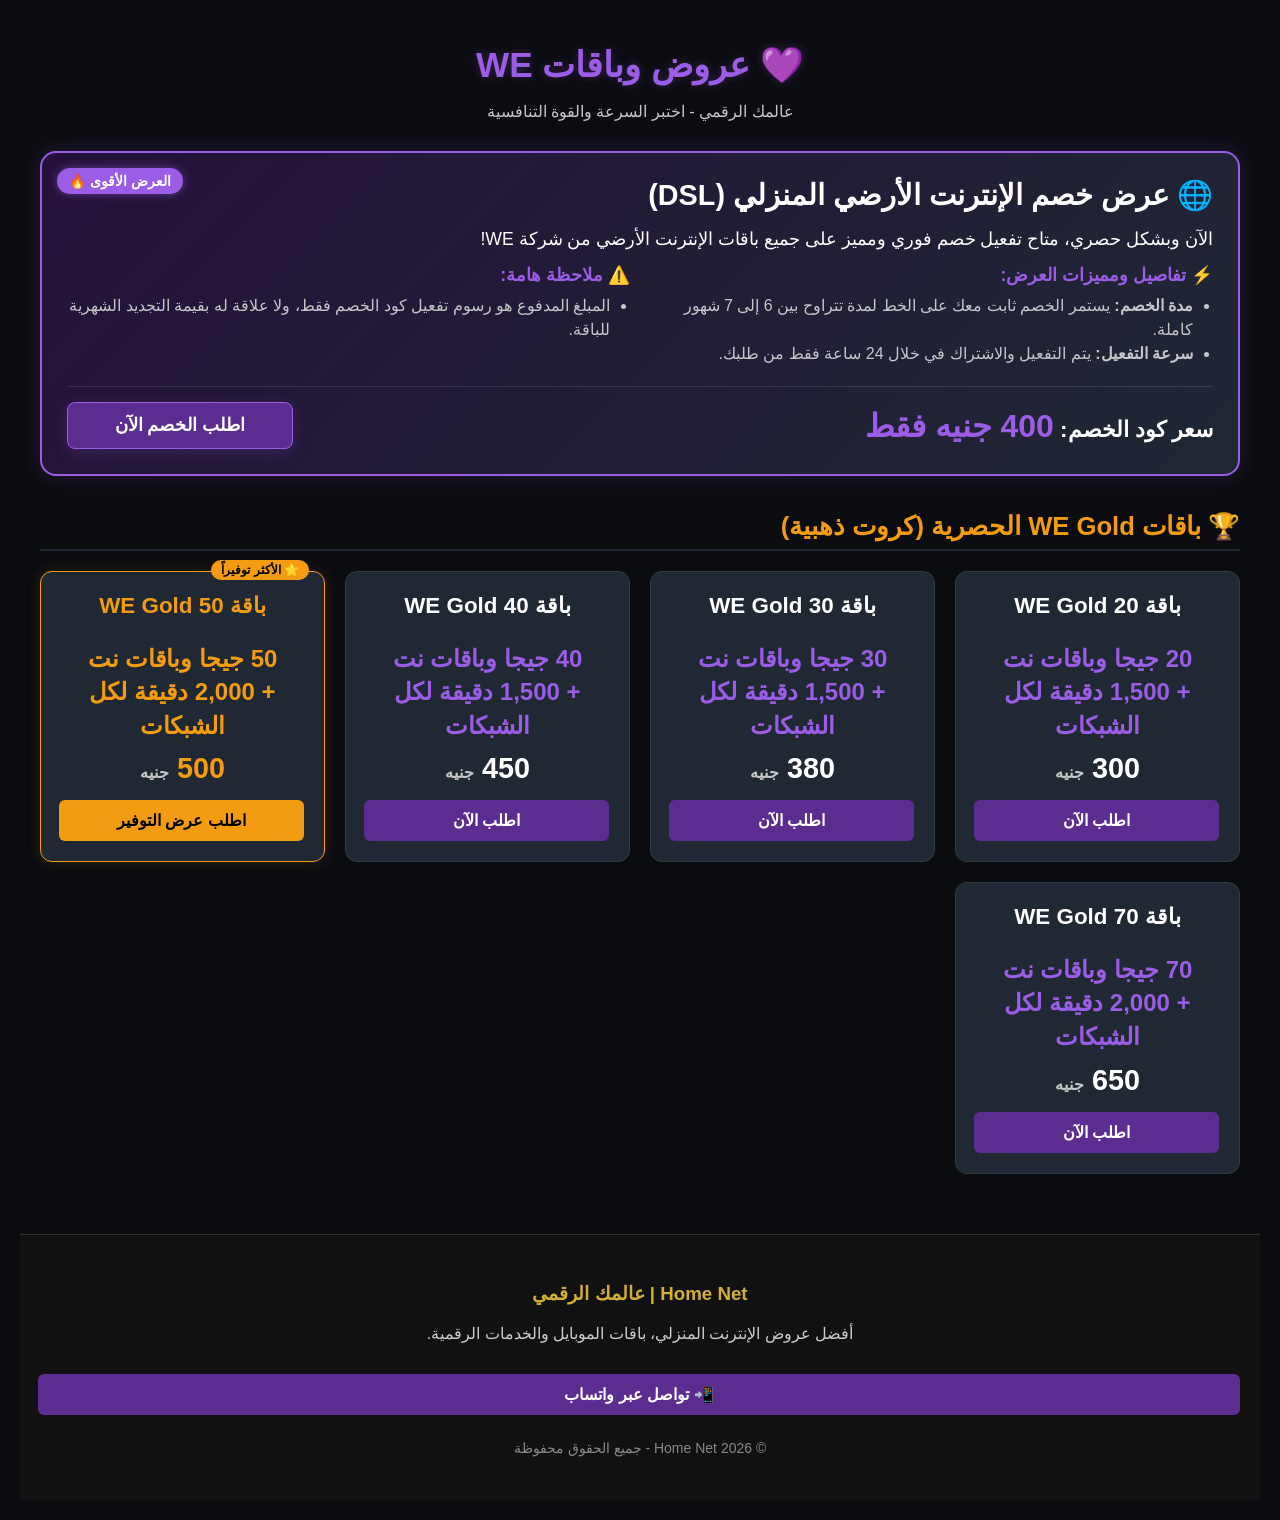
<file: pages/we.html>
<!DOCTYPE html>
<html lang="ar" dir="rtl">
<head>
    <meta charset="UTF-8">
    <meta name="viewport" content="width=device-width, initial-scale=1.0">
    <title>عروض WE - RockSsa Net</title>
    <style>
        :root {
            --bg-dark: #0b0c10;
            --card-bg: #1f2833;
            --we-purple: #5c2d91; /* لون وي البنفسجي المميز */
            --we-neon: #9b5de5;   /* درجة نيون جذابة للتصميم الديجيتال */
            --gold: #f39c12;      /* اللون الذهبي لباقات ويد جولد */
            --text-light: #c5c6c7;
            --white: #ffffff;
        }
        body {
            background-color: var(--bg-dark);
            color: var(--white);
            font-family: 'Segoe UI', Tahoma, Geneva, Verdana, sans-serif;
            margin: 0;
            padding: 20px;
        }
        .container {
            max-width: 1200px;
            margin: 0 auto;
        }
        .header-title {
            text-align: center;
            color: var(--we-neon);
            font-size: 2.2rem;
            margin-bottom: 10px;
            text-shadow: 0 0 10px rgba(155, 93, 229, 0.3);
        }
        .brand-sub {
            text-align: center;
            color: var(--text-light);
            margin-bottom: 30px;
        }

        /* بنر عرض الإنترنت الأرضي المميز (Hero Card) */
        .hero-card {
            background: linear-gradient(135deg, #24113a 0%, #1f2833 100%);
            border: 2px solid var(--we-neon);
            border-radius: 16px;
            padding: 25px;
            margin-bottom: 35px;
            box-shadow: 0 0 20px rgba(155, 93, 229, 0.2);
            position: relative;
            overflow: hidden;
        }
        .hero-card::before {
            content: 'العرض الأقوى 🔥';
            position: absolute;
            top: 15px;
            left: 15px;
            background-color: var(--we-neon);
            color: var(--white);
            padding: 5px 12px;
            font-size: 0.85rem;
            font-weight: bold;
            border-radius: 20px;
            box-shadow: 0 0 10px rgba(155, 93, 229, 0.5);
        }
        .hero-title {
            color: var(--white);
            font-size: 1.8rem;
            margin-top: 0;
            margin-bottom: 15px;
            display: flex;
            align-items: center;
            gap: 10px;
        }
        .hero-details {
            display: grid;
            grid-template-columns: 1fr 1fr;
            gap: 20px;
            margin-bottom: 20px;
        }
        .hero-info-box h5 {
            color: var(--we-neon);
            font-size: 1.1rem;
            margin: 0 0 8px 0;
        }
        .hero-info-box ul {
            margin: 0;
            padding-right: 20px;
            color: var(--text-light);
            line-height: 1.5;
        }
        .btn-hero {
            display: block;
            text-align: center;
            background-color: var(--we-purple);
            color: var(--white);
            text-decoration: none;
            padding: 12px;
            border-radius: 8px;
            font-weight: bold;
            font-size: 1.1rem;
            transition: all 0.3s;
            box-shadow: 0 4px 15px rgba(92, 45, 145, 0.4);
            border: 1px solid var(--we-neon);
        }
        .btn-hero:hover {
            background-color: var(--we-neon);
            transform: translateY(-2px);
            box-shadow: 0 6px 20px rgba(155, 93, 229, 0.6);
        }

        /* قسم باقات جولد */
        .section-title {
            color: var(--gold);
            font-size: 1.6rem;
            margin-bottom: 20px;
            border-bottom: 2px solid var(--card-bg);
            padding-bottom: 8px;
            display: flex;
            align-items: center;
            gap: 10px;
        }

        /* شبكة الكروت للـ Gold */
        .grid-container {
            display: grid;
            grid-template-columns: repeat(auto-fill, minmax(280px, 1fr));
            gap: 20px;
        }
        .card {
            background-color: var(--card-bg);
            border: 1px solid #2f3e46;
            border-radius: 12px;
            padding: 20px;
            text-align: center;
            transition: transform 0.3s, border-color 0.3s;
            position: relative;
        }
        .card.featured {
            border-color: var(--gold);
            box-shadow: 0 0 15px rgba(243, 156, 18, 0.15);
        }
        .card.featured::after {
            content: '⭐ الأكثر توفيراً';
            position: absolute;
            top: -12px;
            right: 15px;
            background-color: var(--gold);
            color: #000;
            font-size: 0.75rem;
            font-weight: bold;
            padding: 3px 10px;
            border-radius: 10px;
        }
        .card:hover {
            transform: translateY(-5px);
            border-color: var(--we-neon);
            box-shadow: 0 5px 15px rgba(155, 93, 229, 0.3);
        }
        .card h3 { margin-top: 0; font-size: 1.4rem; color: var(--white); }
        .card .details { color: var(--we-neon); font-size: 1.5rem; font-weight: bold; margin: 10px 0; line-height: 1.4; }
        .card.featured .details { color: var(--gold); }
        .card .price { font-size: 1.8rem; font-weight: bold; margin-bottom: 15px; }
        .card .price span { font-size: 1rem; color: var(--text-light); }
        
        .btn-order {
            display: inline-block;
            width: 100%;
            padding: 10px 0;
            background-color: var(--we-purple);
            color: var(--white);
            text-decoration: none;
            border-radius: 6px;
            font-weight: bold;
            transition: background 0.2s;
            border: 1px solid transparent;
        }
        .btn-order:hover { 
            background-color: var(--we-neon); 
            border-color: var(--white);
        }

        @media (max-width: 768px) {
            .hero-details { grid-template-columns: 1fr; gap: 15px; }
        }
    </style>
</head>
<body>

<div class="container">
    <h1 class="header-title">💜 عروض وباقات WE</h1>
    <p class="brand-sub">عالمك الرقمي - اختبر السرعة والقوة التنافسية</p>

    <!-- 🌐 1. عرض خصم الإنترنت الأرضي (DSL) - في المقدمة -->
    <div class="hero-card">
        <h2 class="hero-title">🌐 عرض خصم الإنترنت الأرضي المنزلي (DSL)</h2>
        <p style="color: #fff; font-size: 1.1rem; margin-bottom: 15px;">الآن وبشكل حصري، متاح تفعيل خصم فوري ومميز على جميع باقات الإنترنت الأرضي من شركة WE!</p>
        
        <div class="hero-details">
            <div class="hero-info-box">
                <h5>⚡ تفاصيل ومميزات العرض:</h5>
                <ul>
                    <li><strong>مدة الخصم:</strong> يستمر الخصم ثابت معك على الخط لمدة تتراوح بين 6 إلى 7 شهور كاملة.</li>
                    <li><strong>سرعة التفعيل:</strong> يتم التفعيل والاشتراك في خلال 24 ساعة فقط من طلبك.</li>
                </ul>
            </div>
            <div class="hero-info-box">
                <h5>⚠️ ملاحظة هامة:</h5>
                <ul>
                    <li>المبلغ المدفوع هو رسوم تفعيل كود الخصم فقط، ولا علاقة له بقيمة التجديد الشهرية للباقة.</li>
                </ul>
            </div>
        </div>
        <div style="display: flex; justify-content: space-between; align-items: center; flex-wrap: wrap; gap: 15px; border-top: 1px solid rgba(255,255,255,0.1); padding-top: 15px;">
            <div style="font-size: 1.4rem; font-weight: bold;">سعر كود الخصم: <span style="color: var(--we-neon); font-size: 2rem;">400 جنيه فقط</span></div>
            <a href="https://wa.me/201550023008?text=أريد%20تفعيل%20عرض%20خصم%20الإنترنت%20الأرضي%20من%20WE" class="btn-hero" style="margin: 0; min-width: 200px;" target="_blank">اطلب الخصم الآن</a>
        </div>
    </div>

    <!-- 🏆 2. اشتراكات WE Gold الحصرية -->
    <h2 class="section-title">🏆 باقات WE Gold الحصرية (كروت ذهبية)</h2>
    
    <div class="grid-container">
        <!-- WE Gold 20 -->
        <div class="card">
            <h3>باقة WE Gold 20</h3>
            <div class="details">20 جيجا وباقات نت<br>+ 1,500 دقيقة لكل الشبكات</div>
            <div class="price">300 <span>جنيه</span></div>
            <a href="https://wa.me/201550023008?text=أريد%20الاشتراك%20في%20باقة%20WE%20Gold%2020" class="btn-order" target="_blank">اطلب الآن</a>
        </div>

        <!-- WE Gold 30 -->
        <div class="card">
            <h3>باقة WE Gold 30</h3>
            <div class="details">30 جيجا وباقات نت<br>+ 1,500 دقيقة لكل الشبكات</div>
            <div class="price">380 <span>جنيه</span></div>
            <a href="https://wa.me/201550023008?text=أريد%20الاشتراك%20في%20باقة%20WE%20Gold%2030" class="btn-order" target="_blank">اطلب الآن</a>
        </div>

        <!-- WE Gold 40 -->
        <div class="card">
            <h3>باقة WE Gold 40</h3>
            <div class="details">40 جيجا وباقات نت<br>+ 1,500 دقيقة لكل الشبكات</div>
            <div class="price">450 <span>جنيه</span></div>
            <a href="https://wa.me/201550023008?text=أريد%20الاشتراك%20في%20باقة%20WE%20Gold%2040" class="btn-order" target="_blank">اطلب الآن</a>
        </div>

        <!-- WE Gold 50 (تميز خاص لعرض التوفير) -->
        <div class="card featured">
            <h3 style="color: var(--gold);">باقة WE Gold 50</h3>
            <div class="details">50 جيجا وباقات نت<br>+ 2,000 دقيقة لكل الشبكات</div>
            <div class="price" style="color: var(--gold);">500 <span>جنيه</span></div>
            <a href="https://wa.me/201550023008?text=أريد%20الاشتراك%20في%20باقة%20WE%20Gold%2050%20عرض%20التوفير" class="btn-order" style="background-color: var(--gold); color: #000; font-weight: bold;" target="_blank">اطلب عرض التوفير</a>
        </div>

        <!-- WE Gold 70 -->
        <div class="card">
            <h3>باقة WE Gold 70</h3>
            <div class="details">70 جيجا وباقات نت<br>+ 2,000 دقيقة لكل الشبكات</div>
            <div class="price">650 <span>جنيه</span></div>
            <a href="https://wa.me/201550023008?text=أريد%20الاشتراك%20في%20باقة%20WE%20Gold%2070" class="btn-order" target="_blank">اطلب الآن</a>
        </div>
    </div>
</div>
<footer style="background:#111;padding:30px 20px;margin-top:60px;border-top:1px solid #333;">
    <div style="max-width:1200px;margin:auto;text-align:center;">

        <h3 style="color:#d4af37;">Home Net | عالمك الرقمي</h3>

        <p style="color:#ccc;">
            أفضل عروض الإنترنت المنزلي، باقات الموبايل والخدمات الرقمية.
        </p>

        <a href="https://wa.me/201550023008"
           target="_blank"
           class="btn-order"
           style="display:inline-block;margin-top:15px;">
            📲 تواصل عبر واتساب
        </a>

        <p style="margin-top:25px;color:#888;font-size:14px;">
            © 2026 Home Net - جميع الحقوق محفوظة
        </p>

    </div>
</footer>
</body>
</html>
</file>
<file: style.css>
/* =========================
   Home Net - Style.css
========================= */

/* Google Font */
@import url('https://fonts.googleapis.com/css2?family=Cairo:wght@400;600;700;800&display=swap');

/* =========================
   Variables
========================= */

:root{
    --gold:#d4af37;
    --gold-hover:#c59d1d;
    --dark:#121212;
    --light:#f8f9fa;
}

/* =========================
   Global
========================= */

*{
    margin:0;
    padding:0;
    box-sizing:border-box;
}

html{
    scroll-behavior:smooth;
}

body{
    font-family:'Cairo',sans-serif;
    background:#f5f5f5;
    color:#222;
}

/* =========================
   Navbar
========================= */

.navbar{
    background:#151515 !important;
    border-bottom:2px solid var(--gold);
    padding:14px 0;
    box-shadow:0 5px 20px rgba(0,0,0,.3);
}

.navbar-brand img{
    transition:.3s;
}

.navbar-brand img:hover{
    transform:scale(1.08);
}

/* =========================
   Hero Section
========================= */

.hero-section{

    min-height:100vh;

    background:
    linear-gradient(rgba(0,0,0,.65),rgba(0,0,0,.75)),
    linear-gradient(135deg,#0b0b0b,#181818);

    padding-top:110px;
    padding-bottom:70px;
}

.hero-section h1{

    color:#fff;
    font-weight:800;
    font-size:clamp(2.6rem,6vw,4.5rem);

}

.hero-section h2{

    color:var(--gold);
    font-weight:700;

}

.hero-section p{

    color:#d8d8d8;
    font-size:1.2rem;
    line-height:1.9;
    max-width:800px;
    margin:auto;

}

.hero-section img{

    max-width:100%;
    border-radius:22px;
    border:2px solid rgba(212,175,55,.35);

    box-shadow:
    0 0 25px rgba(212,175,55,.20);

    animation:float 4s ease-in-out infinite;

}

/* Floating */

@keyframes float{

0%{
transform:translateY(0);
}

50%{
transform:translateY(-12px);
}

100%{
transform:translateY(0);
}

}

/* =========================
   Buttons
========================= */

.btn{

    border-radius:12px;
    transition:.3s;

}

.btn-gold{

    background:var(--gold);
    color:#fff;
    border:none;

}

.btn-gold:hover{

    background:var(--gold-hover);
    color:#fff;

    transform:translateY(-3px);

    box-shadow:
    0 0 20px rgba(212,175,55,.45);

}

.btn-outline-gold{

    border:2px solid var(--gold);
    color:var(--gold);

}

.btn-outline-gold:hover{

    background:var(--gold);
    color:#fff;

    transform:translateY(-3px);

}

/* =========================
   Cards
========================= */

.card{

    border:none;
    border-radius:18px;

    transition:.35s;

    overflow:hidden;

    background:#fff;

}

.card:hover{

    transform:translateY(-8px);

    box-shadow:
    0 18px 35px rgba(0,0,0,.15);

}

/* =========================
   Brand Logos
========================= */

.brand-logo{

    width:90px;
    height:90px;

    object-fit:contain;

    display:block;

    margin:auto;

    transition:.35s;

}

.card:hover .brand-logo{

    transform:scale(1.08);

}

/* =========================
   Company Buttons
========================= */

.vodafone-color{

    border:2px solid #e60000;
    color:#e60000;

}

.vodafone-color:hover{

    background:#e60000;
    color:#fff;

}

.orange-color{

    border:2px solid #ff7900;
    color:#ff7900;

}

.orange-color:hover{

    background:#ff7900;
    color:#fff;

}

.we-color{

    border:2px solid #662d91;
    color:#662d91;

}

.we-color:hover{

    background:#662d91;
    color:#fff;

}

.et-color{

    border:2px solid #70cc00;
    color:#70cc00;

}

.et-color:hover{

    background:#70cc00;
    color:#fff;

}

/* =========================
   Sections
========================= */

section{

    padding:80px 0;

}

.section-title{

    font-size:2.2rem;
    font-weight:800;
    margin-bottom:50px;

}

/* =========================
   WhatsApp Floating
========================= */

.whatsapp-float{

    position:fixed;

    left:20px;
    bottom:20px;

    width:65px;
    height:65px;

    border-radius:50%;

    background:#25D366;

    color:#fff;

    display:flex;
    align-items:center;
    justify-content:center;

    font-size:34px;

    text-decoration:none;

    box-shadow:0 8px 20px rgba(0,0,0,.35);

    z-index:999;

    transition:.3s;

}

.whatsapp-float:hover{

    transform:scale(1.12);

}

/* =========================
   Footer
========================= */

footer{

    background:#111;
    color:#fff;

}

footer a{

    color:#fff;
    transition:.3s;

}

footer a:hover{

    color:var(--gold);

}
.hero-banner{
    max-width:100%;
    border-radius:22px;
    border:2px solid rgba(212,175,55,.35);
    box-shadow:0 0 35px rgba(212,175,55,.25);
    transition:.4s;
}

.hero-banner:hover{
    transform:scale(1.02);
}
</file>
